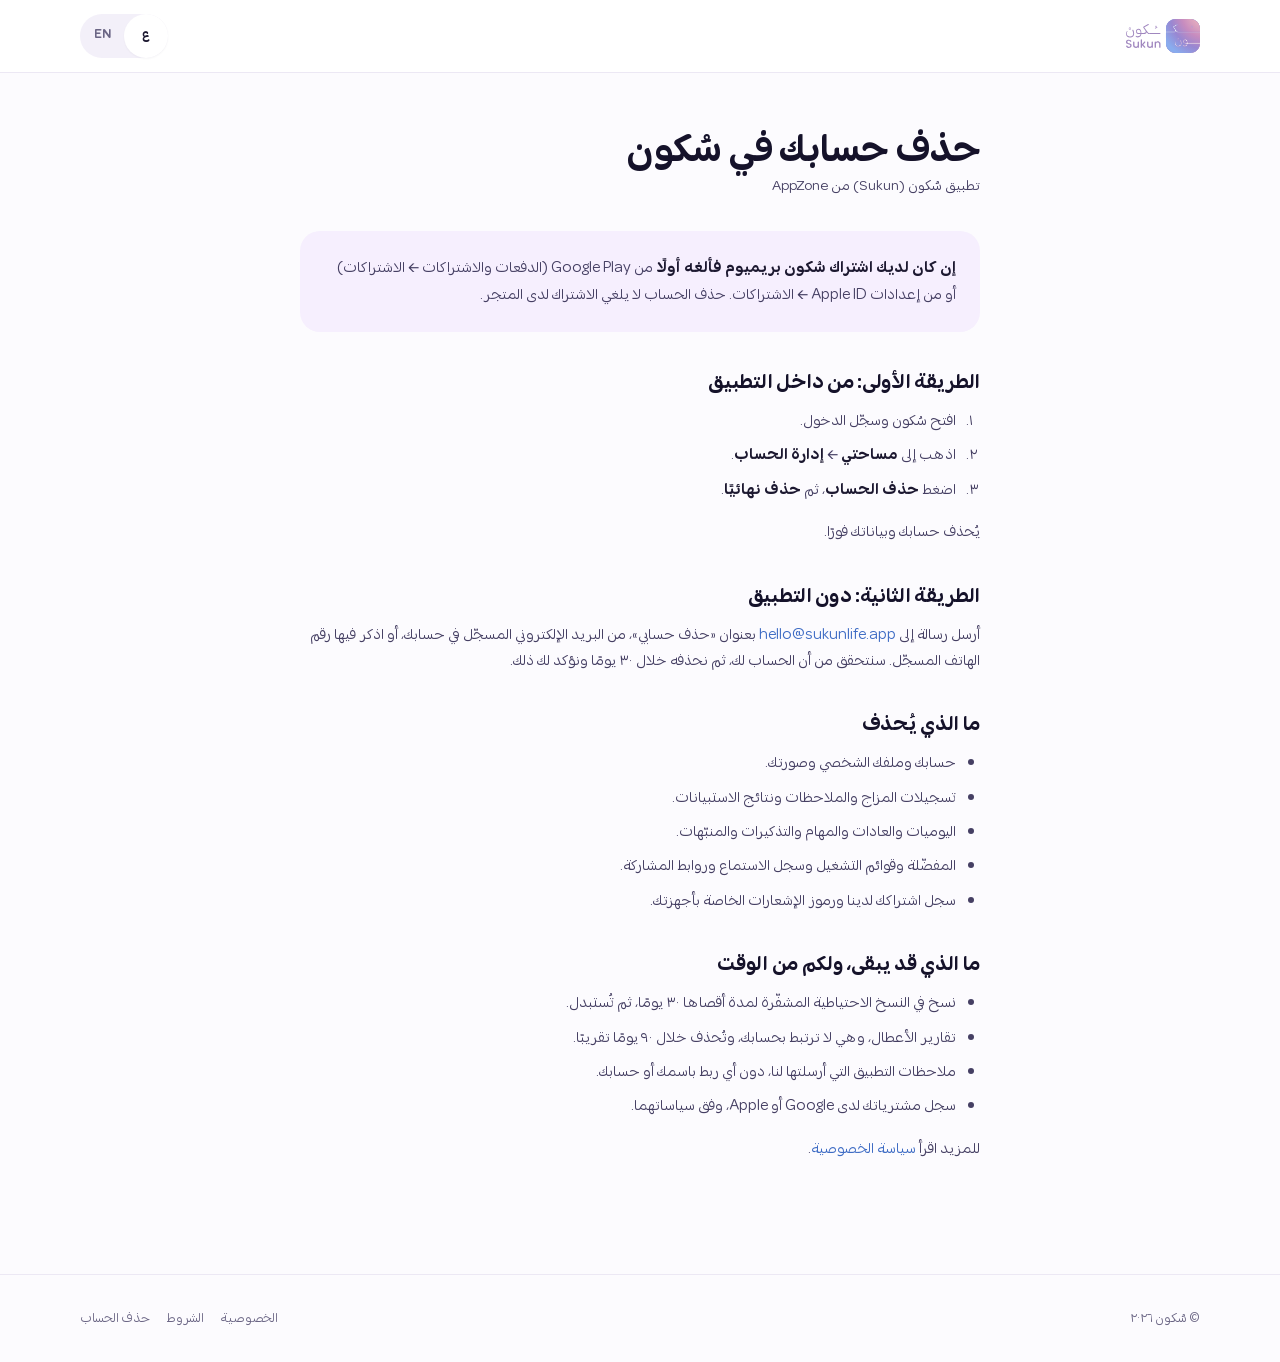
<file: delete-account/index.html>
<!DOCTYPE html>
<html lang="ar" dir="rtl" data-title-ar="حذف حسابك — سُكون" data-title-en="Delete your account — Sukun">

<head>
  <meta charset="utf-8">
  <meta name="viewport" content="width=device-width, initial-scale=1">
  <title>حذف حسابك — سُكون</title>
  <meta name="description" content="How to delete your Sukun account and data, in the app or by email. كيف تحذف حسابك في سُكون وبياناتك.">
  <meta name="theme-color" content="#FCFBFE">
  <link rel="canonical" href="https://www.sukunlife.app/delete-account">
  <link rel="icon" href="/assets/brand/logo/mark.svg" type="image/svg+xml">
  <link rel="apple-touch-icon" href="/assets/brand/logo/icon-180.png">
  <script>
    (function () {
      try {
        var q = new URLSearchParams(location.search).get('lang');
        var l = q || localStorage.getItem('sukun_lang') || 'ar';
        if (l !== 'ar' && l !== 'en') l = 'ar';
        document.documentElement.lang = l;
        document.documentElement.dir = (l === 'ar') ? 'rtl' : 'ltr';
      } catch (e) { }
    })();
  </script>
  <link rel="preconnect" href="https://fonts.googleapis.com">
  <link rel="preconnect" href="https://fonts.gstatic.com" crossorigin>
  <link rel="stylesheet" href="https://fonts.googleapis.com/css2?family=Plus+Jakarta+Sans:wght@400;500;600;700&display=swap">
  <link rel="stylesheet" href="/css/styles.css">
  <link rel="stylesheet" href="/css/legal.css">
</head>

<body>
  <header class="legal-header">
    <div class="wrap">
      <a class="brand" href="/"><img class="brand__logo" src="/assets/brand/logo/logotype.svg" width="2964" height="1362" alt="سُكون Sukun"></a>
      <div class="lang" role="group" aria-label="Language">
        <button class="lang__btn" type="button" data-lang="ar" aria-pressed="true">ع</button>
        <button class="lang__btn" type="button" data-lang="en" aria-pressed="false">EN</button>
      </div>
    </div>
  </header>

  <main>
    <!-- ============================== ARABIC ============================== -->
    <article class="legal" data-only="ar" lang="ar" dir="rtl">
      <h1>حذف حسابك في سُكون</h1>
      <p class="legal__date">تطبيق سُكون (Sukun) من AppZone</p>

      <div class="legal__note">
        <p><strong>إن كان لديك اشتراك سُكون بريميوم فألغه أولًا</strong> من Google Play (الدفعات والاشتراكات ← الاشتراكات) أو من إعدادات Apple ID ← الاشتراكات. حذف الحساب لا يلغي الاشتراك لدى المتجر.</p>
      </div>

      <h2>الطريقة الأولى: من داخل التطبيق</h2>
      <ol>
        <li>افتح سُكون وسجّل الدخول.</li>
        <li>اذهب إلى <strong>مساحتي</strong> ← <strong>إدارة الحساب</strong>.</li>
        <li>اضغط <strong>حذف الحساب</strong>، ثم <strong>حذف نهائيًا</strong>.</li>
      </ol>
      <p>يُحذف حسابك وبياناتك فورًا.</p>

      <h2>الطريقة الثانية: دون التطبيق</h2>
      <p>أرسل رسالة إلى <a href="mailto:hello@sukunlife.app?subject=Delete%20my%20Sukun%20account">hello@sukunlife.app</a> بعنوان «حذف حسابي»، من البريد الإلكتروني المسجّل في حسابك، أو اذكر فيها رقم الهاتف المسجّل. سنتحقق من أن الحساب لك، ثم نحذفه خلال ٣٠ يومًا ونؤكد لك ذلك.</p>

      <h2>ما الذي يُحذف</h2>
      <ul>
        <li>حسابك وملفك الشخصي وصورتك.</li>
        <li>تسجيلات المزاج والملاحظات ونتائج الاستبيانات.</li>
        <li>اليوميات والعادات والمهام والتذكيرات والمنبّهات.</li>
        <li>المفضّلة وقوائم التشغيل وسجل الاستماع وروابط المشاركة.</li>
        <li>سجل اشتراكك لدينا ورموز الإشعارات الخاصة بأجهزتك.</li>
      </ul>

      <h2>ما الذي قد يبقى، ولكم من الوقت</h2>
      <ul>
        <li>نسخ في النسخ الاحتياطية المشفّرة لمدة أقصاها ٣٠ يومًا، ثم تُستبدل.</li>
        <li>تقارير الأعطال، وهي لا ترتبط بحسابك، وتُحذف خلال ٩٠ يومًا تقريبًا.</li>
        <li>ملاحظات التطبيق التي أرسلتها لنا، دون أي ربط باسمك أو حسابك.</li>
        <li>سجل مشترياتك لدى Google أو Apple، وفق سياساتهما.</li>
      </ul>
      <p>للمزيد اقرأ <a href="/privacy">سياسة الخصوصية</a>.</p>
    </article>

    <!-- ============================== ENGLISH ============================= -->
    <article class="legal" data-only="en" lang="en" dir="ltr">
      <h1>Delete your Sukun account</h1>
      <p class="legal__date">The Sukun app, by AppZone</p>

      <div class="legal__note">
        <p><strong>If you have Sukun Premium, cancel it first</strong> in Google Play (Payments &amp; subscriptions → Subscriptions) or in your Apple ID settings → Subscriptions. Deleting your account does not cancel your subscription with the store.</p>
      </div>

      <h2>Option 1: in the app</h2>
      <ol>
        <li>Open Sukun and sign in.</li>
        <li>Go to <strong>My Space</strong> → <strong>Account management</strong>.</li>
        <li>Tap <strong>Delete account</strong>, then <strong>Delete forever</strong>.</li>
      </ol>
      <p>Your account and data are deleted right away.</p>

      <h2>Option 2: without the app</h2>
      <p>Email <a href="mailto:hello@sukunlife.app?subject=Delete%20my%20Sukun%20account">hello@sukunlife.app</a> with the subject "Delete my account", from the email address on your account, or include the phone number on your account. We will check that the account is yours, delete it within 30 days, and confirm it to you.</p>

      <h2>What is deleted</h2>
      <ul>
        <li>Your account, profile and photo.</li>
        <li>Mood check-ins, notes and questionnaire scores.</li>
        <li>Journal, habits, to-dos, reminders and alarms.</li>
        <li>Favorites, playlists, listening history and share links.</li>
        <li>Our record of your subscription and your devices' notification tokens.</li>
      </ul>

      <h2>What may stay, and for how long</h2>
      <ul>
        <li>Copies in encrypted backups for up to 30 days, until they are overwritten.</li>
        <li>Crash reports, which are not linked to your account, for about 90 days.</li>
        <li>App feedback you sent us, without any link to your name or account.</li>
        <li>Your purchase history at Google or Apple, under their own policies.</li>
      </ul>
      <p>For more, read our <a href="/privacy">Privacy Policy</a>.</p>
    </article>
  </main>

  <footer class="legal-footer">
    <div class="wrap">
      <span><span data-only="ar">© سُكون ٢٠٢٦</span><span data-only="en">© Sukun 2026</span></span>
      <nav aria-label="Legal">
        <a href="/privacy"><span data-only="ar">الخصوصية</span><span data-only="en">Privacy</span></a>
        <a href="/terms"><span data-only="ar">الشروط</span><span data-only="en">Terms</span></a>
        <a href="/delete-account"><span data-only="ar">حذف الحساب</span><span data-only="en">Delete account</span></a>
      </nav>
    </div>
  </footer>

  <script src="/js/legal.js" defer></script>
</body>

</html>
</file>
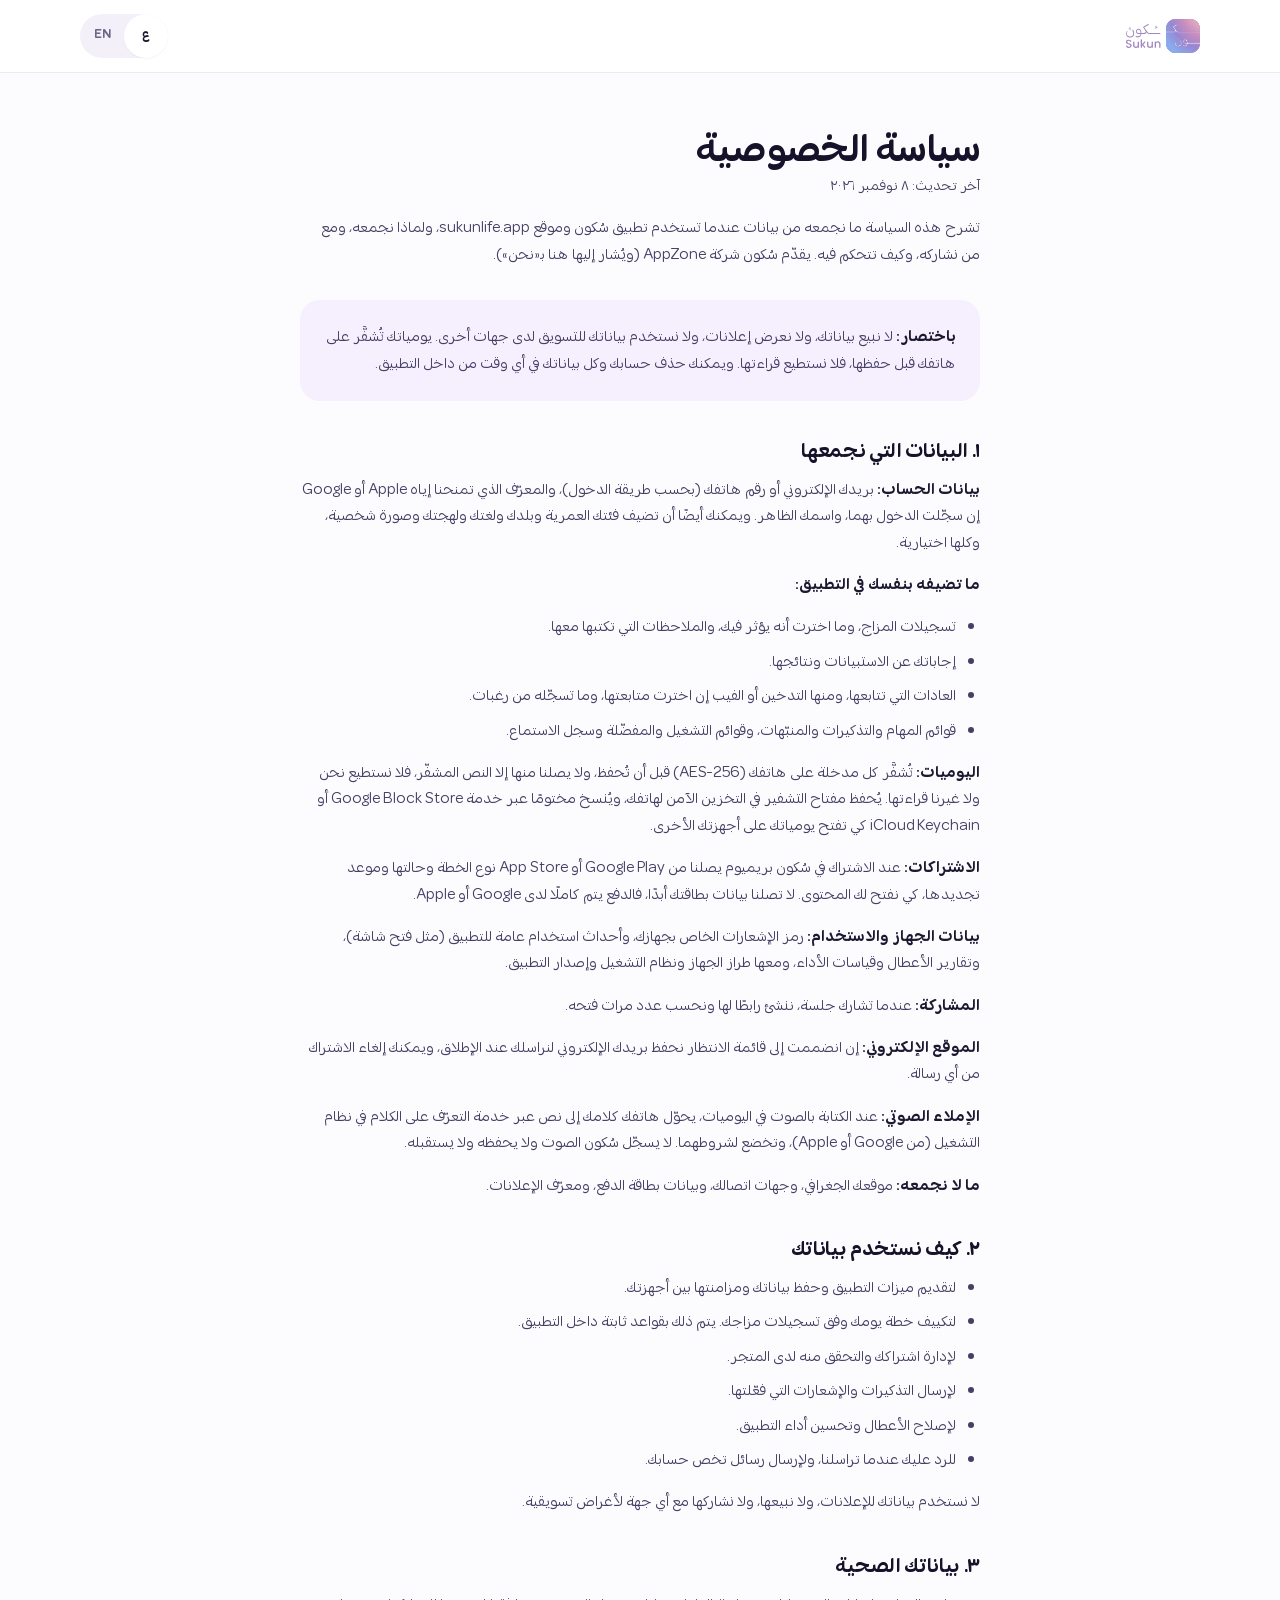
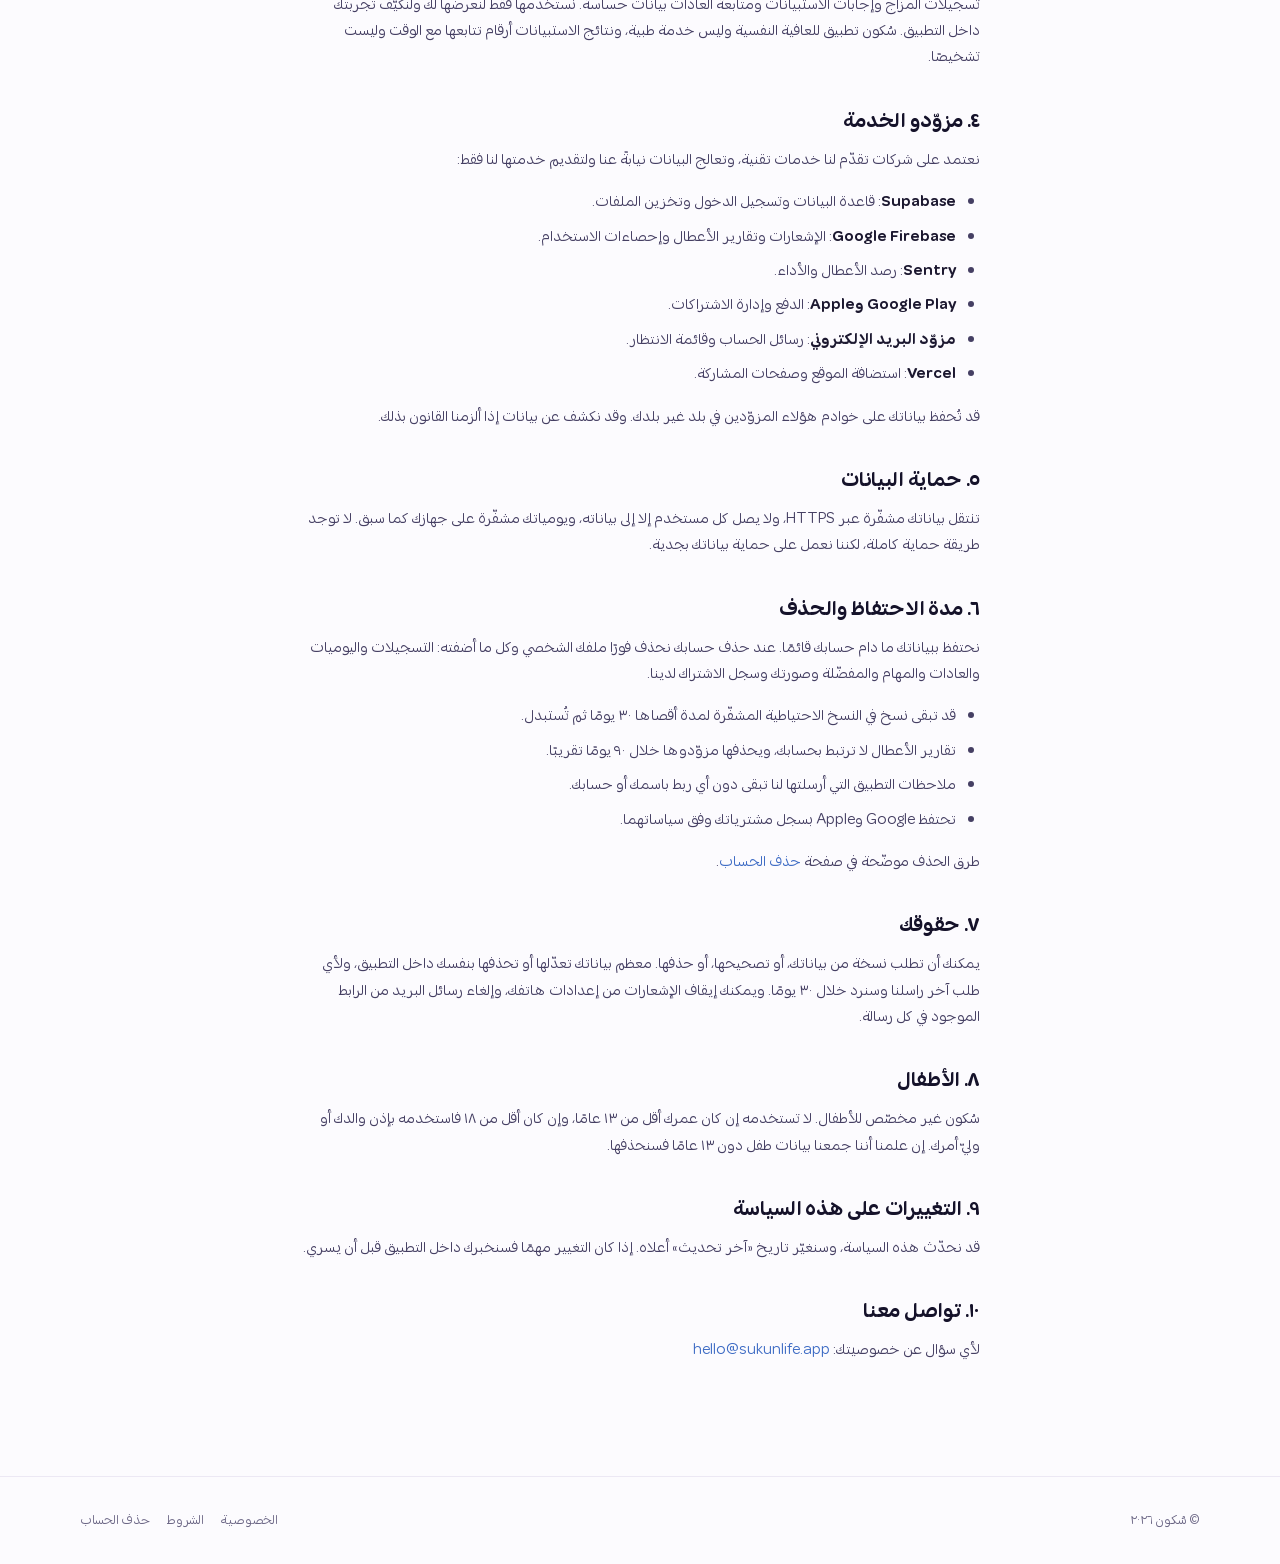
<file: privacy/index.html>
<!DOCTYPE html>
<html lang="ar" dir="rtl" data-title-ar="سياسة الخصوصية — سُكون" data-title-en="Privacy Policy — Sukun">

<head>
  <meta charset="utf-8">
  <meta name="viewport" content="width=device-width, initial-scale=1">
  <title>سياسة الخصوصية — سُكون</title>
  <meta name="description" content="How the Sukun app and website collect, use and protect your information. كيف يجمع تطبيق سُكون وموقعه بياناتك ويستخدمها ويحميها.">
  <meta name="theme-color" content="#FCFBFE">
  <link rel="canonical" href="https://www.sukunlife.app/privacy">
  <link rel="icon" href="/assets/brand/logo/mark.svg" type="image/svg+xml">
  <link rel="apple-touch-icon" href="/assets/brand/logo/icon-180.png">
  <script>
    (function () {
      try {
        var q = new URLSearchParams(location.search).get('lang');
        var l = q || localStorage.getItem('sukun_lang') || 'ar';
        if (l !== 'ar' && l !== 'en') l = 'ar';
        document.documentElement.lang = l;
        document.documentElement.dir = (l === 'ar') ? 'rtl' : 'ltr';
      } catch (e) { }
    })();
  </script>
  <link rel="preconnect" href="https://fonts.googleapis.com">
  <link rel="preconnect" href="https://fonts.gstatic.com" crossorigin>
  <link rel="stylesheet" href="https://fonts.googleapis.com/css2?family=Plus+Jakarta+Sans:wght@400;500;600;700&display=swap">
  <link rel="stylesheet" href="/css/styles.css">
  <link rel="stylesheet" href="/css/legal.css">
</head>

<body>
  <header class="legal-header">
    <div class="wrap">
      <a class="brand" href="/"><img class="brand__logo" src="/assets/brand/logo/logotype.svg" width="2964" height="1362" alt="سُكون Sukun"></a>
      <div class="lang" role="group" aria-label="Language">
        <button class="lang__btn" type="button" data-lang="ar" aria-pressed="true">ع</button>
        <button class="lang__btn" type="button" data-lang="en" aria-pressed="false">EN</button>
      </div>
    </div>
  </header>

  <main>
    <!-- ============================== ARABIC ============================== -->
    <article class="legal" data-only="ar" lang="ar" dir="rtl">
      <h1>سياسة الخصوصية</h1>
      <p class="legal__date">آخر تحديث: ٨ نوفمبر ٢٠٢٦</p>

      <p>تشرح هذه السياسة ما نجمعه من بيانات عندما تستخدم تطبيق سُكون وموقع sukunlife.app، ولماذا نجمعه، ومع من نشاركه، وكيف تتحكم فيه. يقدّم سُكون شركة AppZone (ويُشار إليها هنا بـ«نحن»).</p>

      <div class="legal__note">
        <p><strong>باختصار:</strong> لا نبيع بياناتك، ولا نعرض إعلانات، ولا نستخدم بياناتك للتسويق لدى جهات أخرى. يومياتك تُشفَّر على هاتفك قبل حفظها، فلا نستطيع قراءتها. ويمكنك حذف حسابك وكل بياناتك في أي وقت من داخل التطبيق.</p>
      </div>

      <h2>١. البيانات التي نجمعها</h2>
      <p><strong>بيانات الحساب:</strong> بريدك الإلكتروني أو رقم هاتفك (بحسب طريقة الدخول)، والمعرّف الذي تمنحنا إياه Apple أو Google إن سجّلت الدخول بهما، واسمك الظاهر. ويمكنك أيضًا أن تضيف فئتك العمرية وبلدك ولغتك ولهجتك وصورة شخصية، وكلها اختيارية.</p>
      <p><strong>ما تضيفه بنفسك في التطبيق:</strong></p>
      <ul>
        <li>تسجيلات المزاج، وما اخترت أنه يؤثر فيك، والملاحظات التي تكتبها معها.</li>
        <li>إجاباتك عن الاستبيانات ونتائجها.</li>
        <li>العادات التي تتابعها، ومنها التدخين أو الفيب إن اخترت متابعتها، وما تسجّله من رغبات.</li>
        <li>قوائم المهام والتذكيرات والمنبّهات، وقوائم التشغيل والمفضّلة وسجل الاستماع.</li>
      </ul>
      <p><strong>اليوميات:</strong> تُشفَّر كل مدخلة على هاتفك (AES-256) قبل أن تُحفظ، ولا يصلنا منها إلا النص المشفّر، فلا نستطيع نحن ولا غيرنا قراءتها. يُحفظ مفتاح التشفير في التخزين الآمن لهاتفك، ويُنسخ مختومًا عبر خدمة Google Block Store أو iCloud Keychain كي تفتح يومياتك على أجهزتك الأخرى.</p>
      <p><strong>الاشتراكات:</strong> عند الاشتراك في سُكون بريميوم يصلنا من Google Play أو App Store نوع الخطة وحالتها وموعد تجديدها، كي نفتح لك المحتوى. لا تصلنا بيانات بطاقتك أبدًا، فالدفع يتم كاملًا لدى Google أو Apple.</p>
      <p><strong>بيانات الجهاز والاستخدام:</strong> رمز الإشعارات الخاص بجهازك، وأحداث استخدام عامة للتطبيق (مثل فتح شاشة)، وتقارير الأعطال وقياسات الأداء، ومعها طراز الجهاز ونظام التشغيل وإصدار التطبيق.</p>
      <p><strong>المشاركة:</strong> عندما تشارك جلسة، ننشئ رابطًا لها ونحسب عدد مرات فتحه.</p>
      <p><strong>الموقع الإلكتروني:</strong> إن انضممت إلى قائمة الانتظار نحفظ بريدك الإلكتروني لنراسلك عند الإطلاق، ويمكنك إلغاء الاشتراك من أي رسالة.</p>
      <p><strong>الإملاء الصوتي:</strong> عند الكتابة بالصوت في اليوميات، يحوّل هاتفك كلامك إلى نص عبر خدمة التعرّف على الكلام في نظام التشغيل (من Google أو Apple)، وتخضع لشروطهما. لا يسجّل سُكون الصوت ولا يحفظه ولا يستقبله.</p>
      <p><strong>ما لا نجمعه:</strong> موقعك الجغرافي، وجهات اتصالك، وبيانات بطاقة الدفع، ومعرّف الإعلانات.</p>

      <h2>٢. كيف نستخدم بياناتك</h2>
      <ul>
        <li>لتقديم ميزات التطبيق وحفظ بياناتك ومزامنتها بين أجهزتك.</li>
        <li>لتكييف خطة يومك وفق تسجيلات مزاجك. يتم ذلك بقواعد ثابتة داخل التطبيق.</li>
        <li>لإدارة اشتراكك والتحقق منه لدى المتجر.</li>
        <li>لإرسال التذكيرات والإشعارات التي فعّلتها.</li>
        <li>لإصلاح الأعطال وتحسين أداء التطبيق.</li>
        <li>للرد عليك عندما تراسلنا، ولإرسال رسائل تخص حسابك.</li>
      </ul>
      <p>لا نستخدم بياناتك للإعلانات، ولا نبيعها، ولا نشاركها مع أي جهة لأغراض تسويقية.</p>

      <h2>٣. بياناتك الصحية</h2>
      <p>تسجيلات المزاج وإجابات الاستبيانات ومتابعة العادات بيانات حساسة. نستخدمها فقط لنعرضها لك ولنكيّف تجربتك داخل التطبيق. سُكون تطبيق للعافية النفسية وليس خدمة طبية، ونتائج الاستبيانات أرقام تتابعها مع الوقت وليست تشخيصًا.</p>

      <h2>٤. مزوّدو الخدمة</h2>
      <p>نعتمد على شركات تقدّم لنا خدمات تقنية، وتعالج البيانات نيابةً عنا ولتقديم خدمتها لنا فقط:</p>
      <ul>
        <li><strong>Supabase</strong>: قاعدة البيانات وتسجيل الدخول وتخزين الملفات.</li>
        <li><strong>Google Firebase</strong>: الإشعارات وتقارير الأعطال وإحصاءات الاستخدام.</li>
        <li><strong>Sentry</strong>: رصد الأعطال والأداء.</li>
        <li><strong>Google Play وApple</strong>: الدفع وإدارة الاشتراكات.</li>
        <li><strong>مزوّد البريد الإلكتروني</strong>: رسائل الحساب وقائمة الانتظار.</li>
        <li><strong>Vercel</strong>: استضافة الموقع وصفحات المشاركة.</li>
      </ul>
      <p>قد تُحفظ بياناتك على خوادم هؤلاء المزوّدين في بلد غير بلدك. وقد نكشف عن بيانات إذا ألزمنا القانون بذلك.</p>

      <h2>٥. حماية البيانات</h2>
      <p>تنتقل بياناتك مشفّرة عبر HTTPS، ولا يصل كل مستخدم إلا إلى بياناته، ويومياتك مشفّرة على جهازك كما سبق. لا توجد طريقة حماية كاملة، لكننا نعمل على حماية بياناتك بجدية.</p>

      <h2>٦. مدة الاحتفاظ والحذف</h2>
      <p>نحتفظ ببياناتك ما دام حسابك قائمًا. عند حذف حسابك نحذف فورًا ملفك الشخصي وكل ما أضفته: التسجيلات واليوميات والعادات والمهام والمفضّلة وصورتك وسجل الاشتراك لدينا.</p>
      <ul>
        <li>قد تبقى نسخ في النسخ الاحتياطية المشفّرة لمدة أقصاها ٣٠ يومًا ثم تُستبدل.</li>
        <li>تقارير الأعطال لا ترتبط بحسابك، ويحذفها مزوّدوها خلال ٩٠ يومًا تقريبًا.</li>
        <li>ملاحظات التطبيق التي أرسلتها لنا تبقى دون أي ربط باسمك أو حسابك.</li>
        <li>تحتفظ Google وApple بسجل مشترياتك وفق سياساتهما.</li>
      </ul>
      <p>طرق الحذف موضّحة في صفحة <a href="/delete-account">حذف الحساب</a>.</p>

      <h2>٧. حقوقك</h2>
      <p>يمكنك أن تطلب نسخة من بياناتك، أو تصحيحها، أو حذفها. معظم بياناتك تعدّلها أو تحذفها بنفسك داخل التطبيق، ولأي طلب آخر راسلنا وسنرد خلال ٣٠ يومًا. ويمكنك إيقاف الإشعارات من إعدادات هاتفك، وإلغاء رسائل البريد من الرابط الموجود في كل رسالة.</p>

      <h2>٨. الأطفال</h2>
      <p>سُكون غير مخصّص للأطفال. لا تستخدمه إن كان عمرك أقل من ١٣ عامًا، وإن كان أقل من ١٨ فاستخدمه بإذن والدك أو وليّ أمرك. إن علمنا أننا جمعنا بيانات طفل دون ١٣ عامًا فسنحذفها.</p>

      <h2>٩. التغييرات على هذه السياسة</h2>
      <p>قد نحدّث هذه السياسة، وسنغيّر تاريخ «آخر تحديث» أعلاه. إذا كان التغيير مهمًا فسنخبرك داخل التطبيق قبل أن يسري.</p>

      <h2>١٠. تواصل معنا</h2>
      <p>لأي سؤال عن خصوصيتك: <a href="mailto:hello@sukunlife.app">hello@sukunlife.app</a></p>
    </article>

    <!-- ============================== ENGLISH ============================= -->
    <article class="legal" data-only="en" lang="en" dir="ltr">
      <h1>Privacy Policy</h1>
      <p class="legal__date">Last updated: 8 November 2026</p>

      <p>This policy explains what data we collect when you use the Sukun app and the sukunlife.app website, why we collect it, who we share it with, and how you control it. Sukun is provided by AppZone ("we", "us").</p>

      <div class="legal__note">
        <p><strong>In short:</strong> we do not sell your data, we show no ads, and we do not use your data for anyone else's marketing. Your journal is encrypted on your phone before it is saved, so we cannot read it. You can delete your account and all your data at any time inside the app.</p>
      </div>

      <h2>1. What we collect</h2>
      <p><strong>Account details:</strong> your email address or phone number (depending on how you sign in), the identifier Apple or Google gives us if you sign in with them, and your display name. You can also add your age range, country, language, dialect and a profile photo. All of these are optional.</p>
      <p><strong>What you add in the app:</strong></p>
      <ul>
        <li>Mood check-ins, what you chose as affecting you, and the notes you write with them.</li>
        <li>Your questionnaire answers and scores.</li>
        <li>The habits you track, including smoking or vaping if you choose to track them, and the urges you log.</li>
        <li>To-do lists, reminders and alarms, playlists, favorites and listening history.</li>
      </ul>
      <p><strong>Journal:</strong> every entry is encrypted on your phone (AES-256) before it is saved. We only receive the encrypted text, so neither we nor anyone else can read it. The key is kept in your phone's secure storage and backed up, sealed, through Google Block Store or iCloud Keychain so your other devices can open your journal.</p>
      <p><strong>Subscriptions:</strong> when you subscribe to Sukun Premium, Google Play or the App Store tells us your plan, its status and its renewal date, so we can unlock content. We never receive your card details; payment happens entirely at Google or Apple.</p>
      <p><strong>Device and usage data:</strong> your device's notification token, general app usage events (such as opening a screen), crash reports and performance measurements, together with your device model, operating system and app version.</p>
      <p><strong>Sharing:</strong> when you share a session, we create a link for it and count how many times it is opened.</p>
      <p><strong>Website:</strong> if you join the waiting list, we keep your email address to write to you at launch. Every email has an unsubscribe link.</p>
      <p><strong>Dictation:</strong> when you dictate a journal entry, your phone turns speech into text with the operating system's speech recognition service (from Google or Apple), under their terms. Sukun never records, stores or receives the audio.</p>
      <p><strong>What we do not collect:</strong> your location, your contacts, payment card details, or your advertising ID.</p>

      <h2>2. How we use your data</h2>
      <ul>
        <li>To provide the app's features, and to save and sync your data across your devices.</li>
        <li>To adapt your daily plan to your check-ins. This is done by fixed rules inside the app.</li>
        <li>To manage your subscription and check it with the store.</li>
        <li>To send the reminders and notifications you turned on.</li>
        <li>To fix crashes and improve the app's performance.</li>
        <li>To answer you when you write to us, and to send emails about your account.</li>
      </ul>
      <p>We do not use your data for advertising, we do not sell it, and we do not share it with anyone for marketing.</p>

      <h2>3. Your health information</h2>
      <p>Mood check-ins, questionnaire answers and habit tracking are sensitive. We use them only to show them back to you and to adapt your experience in the app. Sukun is a wellbeing app, not a medical service, and questionnaire scores are numbers to follow over time, not a diagnosis.</p>

      <h2>4. Service providers</h2>
      <p>We rely on companies that provide technical services to us. They process data on our behalf, only to provide their service to us:</p>
      <ul>
        <li><strong>Supabase</strong>: database, sign-in and file storage.</li>
        <li><strong>Google Firebase</strong>: notifications, crash reports and usage statistics.</li>
        <li><strong>Sentry</strong>: crash and performance monitoring.</li>
        <li><strong>Google Play and Apple</strong>: payments and subscription management.</li>
        <li><strong>Our email provider</strong>: account and waiting-list emails.</li>
        <li><strong>Vercel</strong>: hosting for the website and share pages.</li>
      </ul>
      <p>Your data may be stored on these providers' servers in a country other than yours. We may also disclose data when the law requires us to.</p>

      <h2>5. How we protect your data</h2>
      <p>Your data travels encrypted over HTTPS, each user can reach only their own data, and your journal is encrypted on your device as described above. No protection is perfect, but we take the security of your data seriously.</p>

      <h2>6. How long we keep data, and deletion</h2>
      <p>We keep your data while your account exists. When you delete your account, we immediately delete your profile and everything you added: check-ins, journal, habits, to-dos, favorites, your photo and our record of your subscription.</p>
      <ul>
        <li>Copies may remain in encrypted backups for up to 30 days before they are overwritten.</li>
        <li>Crash reports are not linked to your account, and our providers delete them within about 90 days.</li>
        <li>App feedback you sent us stays, without any link to your name or account.</li>
        <li>Google and Apple keep your purchase history under their own policies.</li>
      </ul>
      <p>How to delete your account is explained on the <a href="/delete-account">Delete your account</a> page.</p>

      <h2>7. Your rights</h2>
      <p>You can ask for a copy of your data, for it to be corrected, or for it to be deleted. You can change or delete most of your data yourself in the app; for anything else, write to us and we will answer within 30 days. You can turn off notifications in your phone's settings and unsubscribe from emails with the link in every email.</p>

      <h2>8. Children</h2>
      <p>Sukun is not made for children. Do not use it if you are under 13, and if you are under 18, use it only with your parent's or guardian's permission. If we learn that we collected data from a child under 13, we will delete it.</p>

      <h2>9. Changes to this policy</h2>
      <p>We may update this policy and will change the "Last updated" date above. If a change is significant, we will tell you in the app before it takes effect.</p>

      <h2>10. Contact us</h2>
      <p>For any question about your privacy: <a href="mailto:hello@sukunlife.app">hello@sukunlife.app</a></p>
    </article>
  </main>

  <footer class="legal-footer">
    <div class="wrap">
      <span><span data-only="ar">© سُكون ٢٠٢٦</span><span data-only="en">© Sukun 2026</span></span>
      <nav aria-label="Legal">
        <a href="/privacy"><span data-only="ar">الخصوصية</span><span data-only="en">Privacy</span></a>
        <a href="/terms"><span data-only="ar">الشروط</span><span data-only="en">Terms</span></a>
        <a href="/delete-account"><span data-only="ar">حذف الحساب</span><span data-only="en">Delete account</span></a>
      </nav>
    </div>
  </footer>

  <script src="/js/legal.js" defer></script>
</body>

</html>
</file>
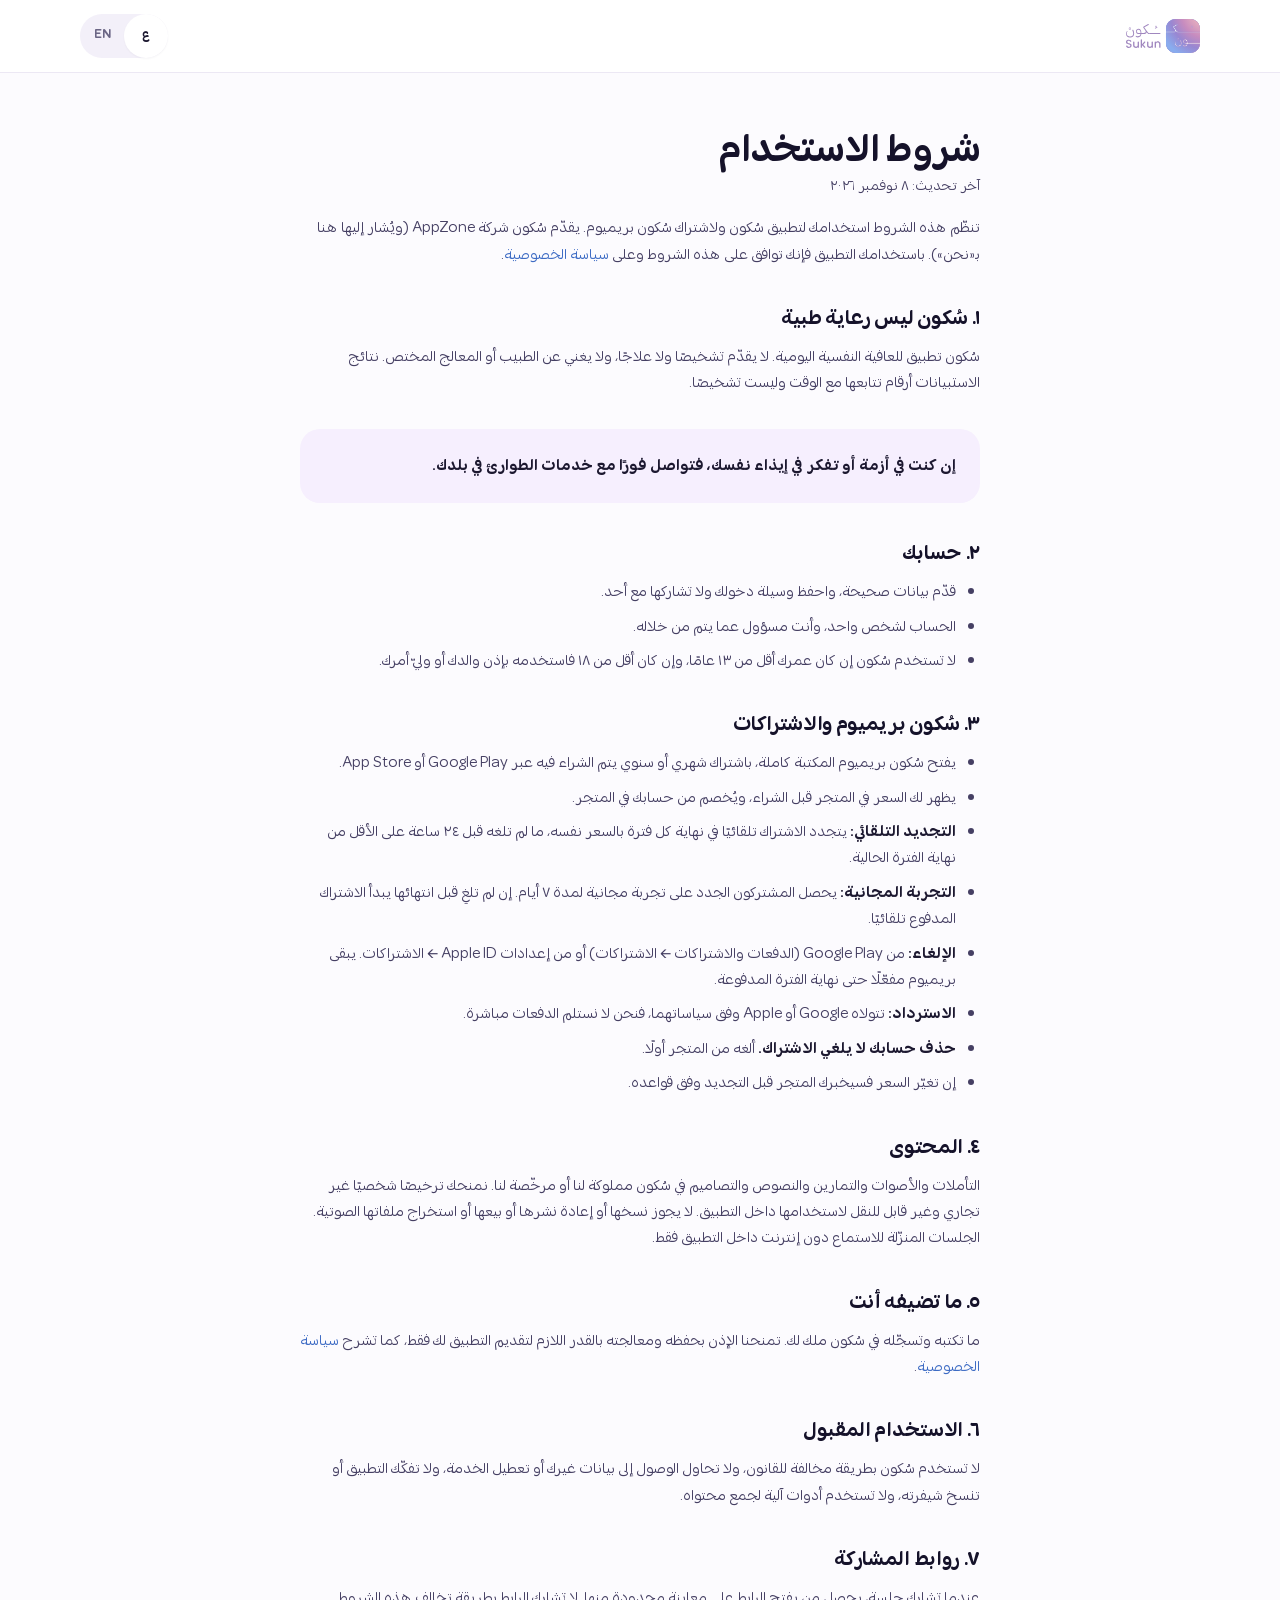
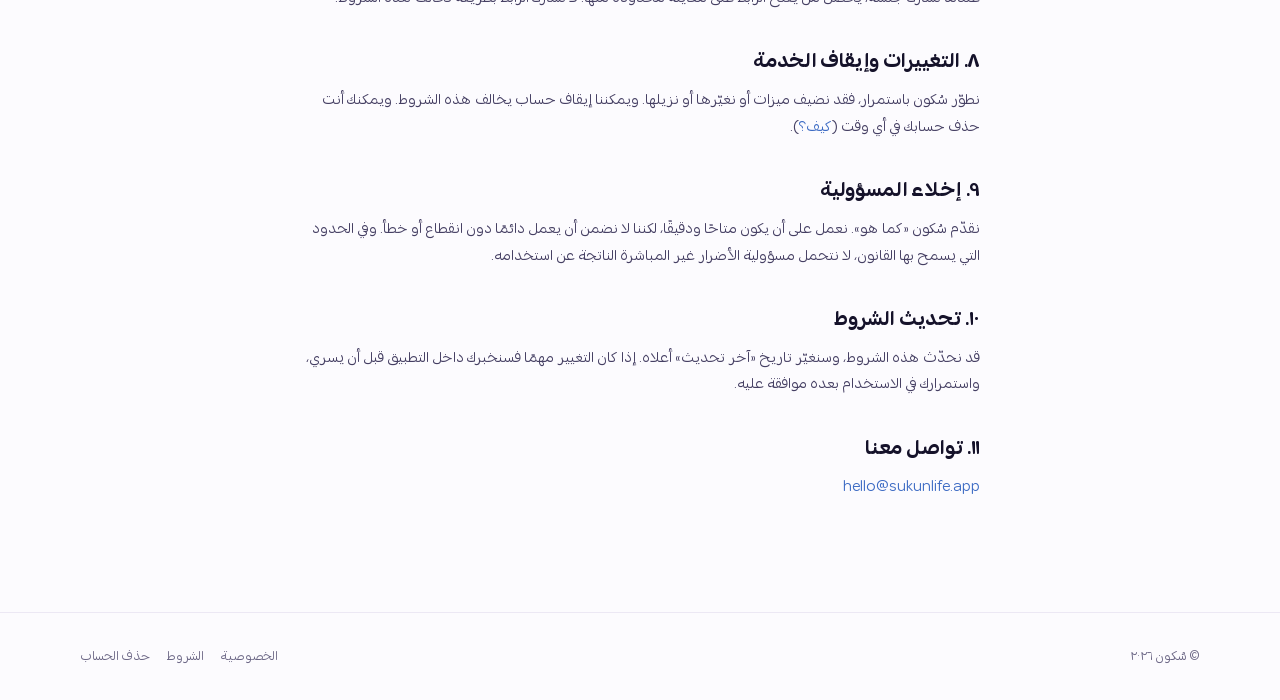
<file: terms/index.html>
<!DOCTYPE html>
<html lang="ar" dir="rtl" data-title-ar="شروط الاستخدام — سُكون" data-title-en="Terms of Use — Sukun">

<head>
  <meta charset="utf-8">
  <meta name="viewport" content="width=device-width, initial-scale=1">
  <title>شروط الاستخدام — سُكون</title>
  <meta name="description" content="The terms for using the Sukun app and Sukun Premium. شروط استخدام تطبيق سُكون واشتراك سُكون بريميوم.">
  <meta name="theme-color" content="#FCFBFE">
  <link rel="canonical" href="https://www.sukunlife.app/terms">
  <link rel="icon" href="/assets/brand/logo/mark.svg" type="image/svg+xml">
  <link rel="apple-touch-icon" href="/assets/brand/logo/icon-180.png">
  <script>
    (function () {
      try {
        var q = new URLSearchParams(location.search).get('lang');
        var l = q || localStorage.getItem('sukun_lang') || 'ar';
        if (l !== 'ar' && l !== 'en') l = 'ar';
        document.documentElement.lang = l;
        document.documentElement.dir = (l === 'ar') ? 'rtl' : 'ltr';
      } catch (e) { }
    })();
  </script>
  <link rel="preconnect" href="https://fonts.googleapis.com">
  <link rel="preconnect" href="https://fonts.gstatic.com" crossorigin>
  <link rel="stylesheet" href="https://fonts.googleapis.com/css2?family=Plus+Jakarta+Sans:wght@400;500;600;700&display=swap">
  <link rel="stylesheet" href="/css/styles.css">
  <link rel="stylesheet" href="/css/legal.css">
</head>

<body>
  <header class="legal-header">
    <div class="wrap">
      <a class="brand" href="/"><img class="brand__logo" src="/assets/brand/logo/logotype.svg" width="2964" height="1362" alt="سُكون Sukun"></a>
      <div class="lang" role="group" aria-label="Language">
        <button class="lang__btn" type="button" data-lang="ar" aria-pressed="true">ع</button>
        <button class="lang__btn" type="button" data-lang="en" aria-pressed="false">EN</button>
      </div>
    </div>
  </header>

  <main>
    <!-- ============================== ARABIC ============================== -->
    <article class="legal" data-only="ar" lang="ar" dir="rtl">
      <h1>شروط الاستخدام</h1>
      <p class="legal__date">آخر تحديث: ٨ نوفمبر ٢٠٢٦</p>

      <p>تنظّم هذه الشروط استخدامك لتطبيق سُكون ولاشتراك سُكون بريميوم. يقدّم سُكون شركة AppZone (ويُشار إليها هنا بـ«نحن»). باستخدامك التطبيق فإنك توافق على هذه الشروط وعلى <a href="/privacy">سياسة الخصوصية</a>.</p>

      <h2>١. سُكون ليس رعاية طبية</h2>
      <p>سُكون تطبيق للعافية النفسية اليومية. لا يقدّم تشخيصًا ولا علاجًا، ولا يغني عن الطبيب أو المعالج المختص. نتائج الاستبيانات أرقام تتابعها مع الوقت وليست تشخيصًا.</p>
      <div class="legal__note">
        <p><strong>إن كنت في أزمة أو تفكر في إيذاء نفسك، فتواصل فورًا مع خدمات الطوارئ في بلدك.</strong></p>
      </div>

      <h2>٢. حسابك</h2>
      <ul>
        <li>قدّم بيانات صحيحة، واحفظ وسيلة دخولك ولا تشاركها مع أحد.</li>
        <li>الحساب لشخص واحد، وأنت مسؤول عما يتم من خلاله.</li>
        <li>لا تستخدم سُكون إن كان عمرك أقل من ١٣ عامًا، وإن كان أقل من ١٨ فاستخدمه بإذن والدك أو وليّ أمرك.</li>
      </ul>

      <h2>٣. سُكون بريميوم والاشتراكات</h2>
      <ul>
        <li>يفتح سُكون بريميوم المكتبة كاملة، باشتراك شهري أو سنوي يتم الشراء فيه عبر Google Play أو App Store.</li>
        <li>يظهر لك السعر في المتجر قبل الشراء، ويُخصم من حسابك في المتجر.</li>
        <li><strong>التجديد التلقائي:</strong> يتجدد الاشتراك تلقائيًا في نهاية كل فترة بالسعر نفسه، ما لم تلغه قبل ٢٤ ساعة على الأقل من نهاية الفترة الحالية.</li>
        <li><strong>التجربة المجانية:</strong> يحصل المشتركون الجدد على تجربة مجانية لمدة ٧ أيام. إن لم تلغِ قبل انتهائها يبدأ الاشتراك المدفوع تلقائيًا.</li>
        <li><strong>الإلغاء:</strong> من Google Play (الدفعات والاشتراكات ← الاشتراكات) أو من إعدادات Apple ID ← الاشتراكات. يبقى بريميوم مفعّلًا حتى نهاية الفترة المدفوعة.</li>
        <li><strong>الاسترداد:</strong> تتولاه Google أو Apple وفق سياساتهما، فنحن لا نستلم الدفعات مباشرة.</li>
        <li><strong>حذف حسابك لا يلغي الاشتراك.</strong> ألغه من المتجر أولًا.</li>
        <li>إن تغيّر السعر فسيخبرك المتجر قبل التجديد وفق قواعده.</li>
      </ul>

      <h2>٤. المحتوى</h2>
      <p>التأملات والأصوات والتمارين والنصوص والتصاميم في سُكون مملوكة لنا أو مرخّصة لنا. نمنحك ترخيصًا شخصيًا غير تجاري وغير قابل للنقل لاستخدامها داخل التطبيق. لا يجوز نسخها أو إعادة نشرها أو بيعها أو استخراج ملفاتها الصوتية. الجلسات المنزّلة للاستماع دون إنترنت داخل التطبيق فقط.</p>

      <h2>٥. ما تضيفه أنت</h2>
      <p>ما تكتبه وتسجّله في سُكون ملك لك. تمنحنا الإذن بحفظه ومعالجته بالقدر اللازم لتقديم التطبيق لك فقط، كما تشرح <a href="/privacy">سياسة الخصوصية</a>.</p>

      <h2>٦. الاستخدام المقبول</h2>
      <p>لا تستخدم سُكون بطريقة مخالفة للقانون، ولا تحاول الوصول إلى بيانات غيرك أو تعطيل الخدمة، ولا تفكّك التطبيق أو تنسخ شيفرته، ولا تستخدم أدوات آلية لجمع محتواه.</p>

      <h2>٧. روابط المشاركة</h2>
      <p>عندما تشارك جلسة، يحصل من يفتح الرابط على معاينة محدودة منها. لا تشارك الرابط بطريقة تخالف هذه الشروط.</p>

      <h2>٨. التغييرات وإيقاف الخدمة</h2>
      <p>نطوّر سُكون باستمرار، فقد نضيف ميزات أو نغيّرها أو نزيلها. ويمكننا إيقاف حساب يخالف هذه الشروط. ويمكنك أنت حذف حسابك في أي وقت (<a href="/delete-account">كيف؟</a>).</p>

      <h2>٩. إخلاء المسؤولية</h2>
      <p>نقدّم سُكون «كما هو». نعمل على أن يكون متاحًا ودقيقًا، لكننا لا نضمن أن يعمل دائمًا دون انقطاع أو خطأ. وفي الحدود التي يسمح بها القانون، لا نتحمل مسؤولية الأضرار غير المباشرة الناتجة عن استخدامه.</p>

      <h2>١٠. تحديث الشروط</h2>
      <p>قد نحدّث هذه الشروط، وسنغيّر تاريخ «آخر تحديث» أعلاه. إذا كان التغيير مهمًا فسنخبرك داخل التطبيق قبل أن يسري، واستمرارك في الاستخدام بعده موافقة عليه.</p>

      <h2>١١. تواصل معنا</h2>
      <p><a href="mailto:hello@sukunlife.app">hello@sukunlife.app</a></p>
    </article>

    <!-- ============================== ENGLISH ============================= -->
    <article class="legal" data-only="en" lang="en" dir="ltr">
      <h1>Terms of Use</h1>
      <p class="legal__date">Last updated: 8 November 2026</p>

      <p>These terms govern your use of the Sukun app and the Sukun Premium subscription. Sukun is provided by AppZone ("we", "us"). By using the app you agree to these terms and to our <a href="/privacy">Privacy Policy</a>.</p>

      <h2>1. Sukun is not medical care</h2>
      <p>Sukun is a daily wellbeing app. It does not diagnose or treat, and it does not replace a doctor or a qualified therapist. Questionnaire scores are numbers to follow over time, not a diagnosis.</p>
      <div class="legal__note">
        <p><strong>If you are in crisis or thinking about harming yourself, contact your local emergency services right away.</strong></p>
      </div>

      <h2>2. Your account</h2>
      <ul>
        <li>Give accurate details, and keep your sign-in method to yourself.</li>
        <li>An account is for one person, and you are responsible for what happens through it.</li>
        <li>Do not use Sukun if you are under 13, and if you are under 18, use it only with your parent's or guardian's permission.</li>
      </ul>

      <h2>3. Sukun Premium and subscriptions</h2>
      <ul>
        <li>Sukun Premium unlocks the full library through a monthly or yearly subscription, bought through Google Play or the App Store.</li>
        <li>The store shows you the price before you buy and charges your store account.</li>
        <li><strong>Auto-renewal:</strong> the subscription renews automatically at the end of each period at the same price, unless you cancel at least 24 hours before the current period ends.</li>
        <li><strong>Free trial:</strong> new subscribers get a 7-day free trial. If you do not cancel before it ends, the paid subscription starts automatically.</li>
        <li><strong>Cancelling:</strong> in Google Play (Payments &amp; subscriptions → Subscriptions) or in your Apple ID settings → Subscriptions. Premium stays on until the end of the period you paid for.</li>
        <li><strong>Refunds:</strong> handled by Google or Apple under their own policies, since we do not take payments directly.</li>
        <li><strong>Deleting your account does not cancel your subscription.</strong> Cancel it in the store first.</li>
        <li>If the price changes, the store tells you before the renewal, under its own rules.</li>
      </ul>

      <h2>4. Content</h2>
      <p>The meditations, sounds, exercises, texts and designs in Sukun are owned by us or licensed to us. We give you a personal, non-commercial, non-transferable licence to use them inside the app. You may not copy, republish or sell them, or extract their audio files. Downloaded sessions are for offline listening inside the app only.</p>

      <h2>5. What you add</h2>
      <p>What you write and log in Sukun belongs to you. You give us permission to store and process it only as far as needed to provide the app to you, as our <a href="/privacy">Privacy Policy</a> explains.</p>

      <h2>6. Acceptable use</h2>
      <p>Do not use Sukun unlawfully, try to reach other people's data or disrupt the service, take the app apart or copy its code, or use automated tools to collect its content.</p>

      <h2>7. Share links</h2>
      <p>When you share a session, whoever opens the link gets a limited preview of it. Do not share links in a way that breaks these terms.</p>

      <h2>8. Changes and suspension</h2>
      <p>We keep developing Sukun, so we may add, change or remove features. We may suspend an account that breaks these terms. You can delete your account at any time (<a href="/delete-account">how?</a>).</p>

      <h2>9. Disclaimer</h2>
      <p>We provide Sukun "as is". We work to keep it available and accurate, but we do not promise it will always work without interruption or error. To the extent the law allows, we are not liable for indirect damages arising from its use.</p>

      <h2>10. Updates to these terms</h2>
      <p>We may update these terms and will change the "Last updated" date above. If a change is significant, we will tell you in the app before it takes effect, and using the app after that means you accept it.</p>

      <h2>11. Contact us</h2>
      <p><a href="mailto:hello@sukunlife.app">hello@sukunlife.app</a></p>
    </article>
  </main>

  <footer class="legal-footer">
    <div class="wrap">
      <span><span data-only="ar">© سُكون ٢٠٢٦</span><span data-only="en">© Sukun 2026</span></span>
      <nav aria-label="Legal">
        <a href="/privacy"><span data-only="ar">الخصوصية</span><span data-only="en">Privacy</span></a>
        <a href="/terms"><span data-only="ar">الشروط</span><span data-only="en">Terms</span></a>
        <a href="/delete-account"><span data-only="ar">حذف الحساب</span><span data-only="en">Delete account</span></a>
      </nav>
    </div>
  </footer>

  <script src="/js/legal.js" defer></script>
</body>

</html>
</file>
<file: css/styles.css>
@charset "UTF-8";
/* ==========================================================================
   سُكون — Sukun marketing site
   Design language: calm Scandinavian warmth + Japanese Ma (negative space).
   Brand source of truth: assets/brand/ (brand book, gradient logo SVGs, Omnes).
   Written mobile-first. All layout uses logical properties so AR/EN mirror.
   ========================================================================== */

/* ---------- 1. Fonts ---------- */

@font-face {
  font-family: "Omnes Arabic";
  src: url("../assets/brand/Fonts/OmnesArabic/omnes-extralight.woff2") format("woff2"),
       url("../assets/brand/Fonts/OmnesArabic/omnes-extralight.ttf") format("truetype");
  font-weight: 200; font-style: normal; font-display: swap;
}
@font-face {
  font-family: "Omnes Arabic";
  src: url("../assets/brand/Fonts/OmnesArabic/omnes-light.woff2") format("woff2"),
       url("../assets/brand/Fonts/OmnesArabic/omnes-light.ttf") format("truetype");
  font-weight: 300; font-style: normal; font-display: swap;
}
@font-face {
  font-family: "Omnes Arabic";
  src: url("../assets/brand/Fonts/OmnesArabic/omnes-regular.woff2") format("woff2"),
       url("../assets/brand/Fonts/OmnesArabic/omnes-regular.ttf") format("truetype");
  font-weight: 400; font-style: normal; font-display: swap;
}
@font-face {
  font-family: "Omnes Arabic";
  src: url("../assets/brand/Fonts/OmnesArabic/omnes-medium.woff2") format("woff2"),
       url("../assets/brand/Fonts/OmnesArabic/omnes-medium.ttf") format("truetype");
  font-weight: 500; font-style: normal; font-display: swap;
}
@font-face {
  font-family: "Omnes Arabic";
  src: url("../assets/brand/Fonts/OmnesArabic/omnes-semibold.woff2") format("woff2"),
       url("../assets/brand/Fonts/OmnesArabic/omnes-semibold.ttf") format("truetype");
  font-weight: 600; font-style: normal; font-display: swap;
}
@font-face {
  font-family: "Omnes Arabic";
  src: url("../assets/brand/Fonts/OmnesArabic/omnes-bold.woff2") format("woff2"),
       url("../assets/brand/Fonts/OmnesArabic/omnes-bold.ttf") format("truetype");
  font-weight: 700; font-style: normal; font-display: swap;
}

/* ---------- 2. Tokens ---------- */

:root {
  /* Brand gradient stops, lifted from the logo SVGs */
  --c-pink:        #EDB7BE;
  --c-orchid:      #C78CBF;
  --c-violet:      #9887D2;
  --c-periwinkle:  #89ACEE;
  --c-mauve:       #A087BF;
  --c-mauve-deep:  #967FB3;
  --c-mauve-light: #B79ACF;
  --c-peach:       #EFB791;
  --c-ice:         #EEF5FC;
  --c-lilac:       #F9F1FF;

  --grad-brand: linear-gradient(135deg, #EDB7BE 6%, #C78CBF 34%, #9887D2 60%, #89ACEE 96%);
  --grad-soft:  linear-gradient(135deg, #F7E4E8 0%, #EFE0F2 42%, #E4E6FA 72%, #DFE9FB 100%);
  /* Button gradient — the cool half of the brand ramp, specified by the
     brand owner. NOTE: white text on these stops measures 2.3:1 to 3.5:1,
     under the 4.5:1 WCAG AA minimum for text this size. */
  --grad-btn: linear-gradient(135deg, #89ACEE 0%, #A087BF 52%, #967FB3 100%);

  /* Ink & surfaces */
  --ink:        #1C1830;
  --ink-deep:   #15122A;
  --ink-soft:   #453F63;
  --muted:      #6B6685;
  --muted-soft: #8B86A3;
  --line:       #ECE8F4;
  --line-soft:  #F3F0F9;
  --surface:    #FFFFFF;
  --ground:     #FCFBFE;

  /* Card tints + their accents (all AA against the tint) */
  --tint-ice:    #EDF4FC;   --accent-ice:    #3D6BC4;
  --tint-lilac:  #F6EFFE;   --accent-lilac:  #7B4FB0;
  --tint-blush:  #FCEEF0;   --accent-blush:  #B04A78;
  --tint-peach:  #FDF3EA;   --accent-peach:  #A0552A;
  --tint-mauve:  #F4EFF9;   --accent-mauve:  #6F5595;
  --tint-peri:   #EAF0FC;   --accent-peri:   #3D6BC4;

  /* Radii */
  --r-sm: 12px;
  --r-md: 20px;
  --r-lg: 28px;
  --r-xl: 36px;
  --r-pill: 999px;

  /* Spacing scale (8pt) */
  --s-1: 4px;  --s-2: 8px;   --s-3: 12px;  --s-4: 16px;
  --s-5: 24px; --s-6: 32px;  --s-7: 40px;  --s-8: 56px;
  --s-9: 72px; --s-10: 96px; --s-11: 128px;

  /* Shadows — cool-tinted, never neutral grey */
  --sh-xs: 0 1px 2px rgba(28, 24, 48, .04);
  --sh-sm: 0 2px 8px rgba(28, 24, 48, .05);
  --sh-md: 0 8px 24px rgba(28, 24, 48, .07);
  --sh-lg: 0 20px 50px rgba(28, 24, 48, .10);
  --sh-xl: 0 32px 80px rgba(28, 24, 48, .14);

  /* Motion */
  --e-out:    cubic-bezier(.22, 1, .36, 1);
  --e-inout:  cubic-bezier(.65, 0, .35, 1);
  --t-fast:   .18s;
  --t-base:   .32s;
  --t-slow:   .6s;

  /* Direction multiplier: flips values that CSS logical properties can't */
  --dir: 1;

  --wrap: 1200px;
  --wrap-narrow: 760px;
}

[dir="rtl"] { --dir: -1; }

/* ---------- 3. Reset & base ---------- */

*, *::before, *::after { box-sizing: border-box; }

html {
  -webkit-text-size-adjust: 100%;
  scroll-behavior: smooth;
  font-family: "Omnes Arabic", "Plus Jakarta Sans", system-ui, sans-serif;
}
html[lang="en"] {
  font-family: "Plus Jakarta Sans", "Omnes Arabic", system-ui, sans-serif;
}

body {
  margin: 0;
  background: var(--ground);
  color: var(--ink);
  font-size: 16px;
  line-height: 1.65;
  font-weight: 400;
  -webkit-font-smoothing: antialiased;
  text-rendering: optimizeLegibility;
  overflow-x: clip;
}

h1, h2, h3, h4 { margin: 0; line-height: 1.14; font-weight: 700; letter-spacing: -.015em; }
p  { margin: 0; }
ul, ol { margin: 0; padding: 0; list-style: none; }
img, svg, video { display: block; max-width: 100%; }
img { height: auto; }
button, input, select, textarea { font: inherit; color: inherit; }
button { cursor: pointer; background: none; border: 0; padding: 0; }
a { color: inherit; text-decoration: none; }

:focus-visible {
  outline: 3px solid var(--c-violet);
  outline-offset: 3px;
  border-radius: var(--s-1);
}

::selection { background: #E3D9F6; color: var(--ink); }

/* Arabic sits a touch lower in the line box than Latin at the same size */
[lang="ar"] .u-arabic-lift { transform: translateY(-.06em); }

/* Omnes Arabic runs far heavier than Plus Jakarta Sans at the same weight,
   so Arabic headings step down. Large display sizes drop furthest — at
   that scale a lighter weight still reads as the strongest thing on the
   page, and stays calm rather than shouting. */
html[lang="ar"] .hero__title,
html[lang="ar"] .h2,
html[lang="ar"] .privacy h2,
html[lang="ar"] .cta__body h2 { font-weight: 500; }

html[lang="ar"] h3,
html[lang="ar"] .h3,
html[lang="ar"] .fcard__title,
html[lang="ar"] .step__caption h3,
html[lang="ar"] .wide__caption h3,
html[lang="ar"] .done h3,
html[lang="ar"] .chiprow__title { font-weight: 600; }

/* ---------- 4. Utilities ---------- */

.wrap {
  width: 100%;
  max-width: var(--wrap);
  margin-inline: auto;
  padding-inline: var(--s-5);
}
@media (min-width: 768px) { .wrap { padding-inline: var(--s-7); } }

.section { padding-block: 64px; }
@media (min-width: 768px) { .section { padding-block: 92px; } }

/* Anchor links must not land under the sticky nav */
section[id], [id="top"] { scroll-margin-block-start: 96px; }

.sr-only {
  position: absolute; width: 1px; height: 1px;
  padding: 0; margin: -1px; overflow: hidden;
  clip-path: inset(50%); white-space: nowrap; border: 0;
}

.skip-link {
  position: absolute; inset-block-start: -100px; inset-inline-start: var(--s-4);
  z-index: 200; background: var(--ink); color: #fff;
  padding: var(--s-3) var(--s-5); border-radius: var(--r-pill);
  transition: inset-block-start var(--t-base) var(--e-out);
}
.skip-link:focus { inset-block-start: var(--s-4); }

/* Section heading block */
.head {
  max-width: 640px;
  margin-inline: auto;
  text-align: center;
  margin-block-end: var(--s-8);
}
.head--start { text-align: start; margin-inline: 0; }

.eyebrow {
  display: inline-flex; align-items: center; gap: var(--s-2);
  font-size: .8125rem; font-weight: 600; letter-spacing: .04em;
  color: var(--muted);
  margin-block-end: var(--s-4);
}
.eyebrow::before {
  content: ""; inline-size: 22px; block-size: 3px; border-radius: 2px;
  background: var(--grad-brand);
}

.h2 {
  font-size: clamp(1.85rem, 1.15rem + 2.9vw, 3.1rem);
  font-weight: 700;
  letter-spacing: -.02em;
  text-wrap: balance;
}
.h3 { font-size: clamp(1.25rem, 1.05rem + .7vw, 1.55rem); font-weight: 600; }

.lede {
  margin-block-start: var(--s-4);
  color: var(--muted);
  font-size: 1.0625rem;
  max-width: 56ch;
  text-wrap: pretty;
}
.head:not(.head--start) .lede { margin-inline: auto; }

/* Buttons */
.btn {
  display: inline-flex; align-items: center; justify-content: center;
  gap: var(--s-2);
  min-block-size: 48px;
  padding: var(--s-3) var(--s-6);
  border-radius: var(--r-pill);
  font-weight: 600; font-size: .9688rem;
  white-space: nowrap;
  transition: transform var(--t-fast) var(--e-out),
              box-shadow var(--t-base) var(--e-out),
              background-color var(--t-base) var(--e-out),
              background-position var(--t-slow) var(--e-out),
              color var(--t-base) var(--e-out),
              border-color var(--t-base) var(--e-out);
}
.btn:hover { transform: translateY(-2px); }
.btn:active { transform: translateY(0); }

/* The brand gradient carries the primary action.
      (see the contrast note on --grad-btn above) */
.btn--primary {
  background-image: var(--grad-btn);
  background-size: 190% 190%;
  background-position: 0% 50%;
  color: #fff;
  box-shadow: 0 6px 18px rgba(95, 78, 158, .34);
}
.btn--primary:hover {
  background-position: 100% 50%;
  box-shadow: 0 12px 30px rgba(95, 78, 158, .46);
}

.btn--ghost {
  background: var(--surface); color: var(--ink);
  border: 1px solid var(--line);
  box-shadow: var(--sh-xs);
}
.btn--ghost:hover { border-color: #DCD5EC; box-shadow: var(--sh-sm); }

/* Solid white, because the waitlist panel is itself the brand gradient —
   a gradient button on a gradient ground would not read as the action. */
.btn--solid {
  background: #fff;
  color: var(--ink);
  box-shadow: 0 8px 24px rgba(60, 45, 95, .22);
}
.btn--solid:hover {
  background: #fff;
  box-shadow: 0 14px 32px rgba(60, 45, 95, .3);
}

.btn__icon { flex: none; transition: transform var(--t-base) var(--e-out); }
.btn:hover .btn__icon { transform: translateX(calc(var(--dir) * 3px)); }

/* Small pill chip */
.chip {
  display: inline-flex; align-items: center; gap: var(--s-2);
  padding: var(--s-2) var(--s-4);
  border-radius: var(--r-pill);
  background: var(--surface);
  border: 1px solid var(--line);
  font-size: .875rem; font-weight: 500;
  color: var(--ink-soft);
  box-shadow: var(--sh-xs);
}

/* Fine grain, keeps flat pastel areas from looking plasticky */
.grain::after {
  content: "";
  position: absolute; inset: 0;
  pointer-events: none;
  opacity: .035;
  background-image: url("data:image/svg+xml,%3Csvg xmlns='http://www.w3.org/2000/svg' width='140' height='140'%3E%3Cfilter id='n'%3E%3CfeTurbulence type='fractalNoise' baseFrequency='.85' numOctaves='3'/%3E%3C/filter%3E%3Crect width='140' height='140' filter='url(%23n)'/%3E%3C/svg%3E");
}

/* ---------- 5. Header / nav ---------- */

/* Floats over the hero rather than sitting in a band of its own, so the
   hero's aura runs all the way to the top of the page. */
.header {
  position: fixed;
  inset-block-start: var(--s-3);
  inset-inline: 0;
  z-index: 100;
  padding-inline: var(--s-4);
}
@media (min-width: 768px) { .header { inset-block-start: var(--s-4); } }

.nav {
  display: flex; align-items: center; gap: var(--s-4);
  max-width: 1080px;
  margin-inline: auto;
  padding: var(--s-2) var(--s-2) var(--s-2) var(--s-2);
  padding-inline-start: var(--s-4);
  /* Frosted glass: translucent enough that the hero aura reads through it,
     with a bright inner edge for the lit-rim look. */
  background: rgba(255, 255, 255, .52);
  backdrop-filter: blur(26px) saturate(185%);
  -webkit-backdrop-filter: blur(26px) saturate(185%);
  /* One faint hairline. A 1px border plus two inset highlights stacked into
     a heavy ring, which showed badly against the darker sections. */
  border: 1px solid rgba(255, 255, 255, .34);
  border-radius: var(--r-pill);
  box-shadow:
    inset 0 1px 0 rgba(255, 255, 255, .32),
    0 8px 30px rgba(50, 38, 90, .10);
  transition: box-shadow var(--t-base) var(--e-out),
              background-color var(--t-base) var(--e-out);
}
.header.is-stuck .nav {
  background: rgba(255, 255, 255, .66);
  box-shadow:
    inset 0 1px 0 rgba(255, 255, 255, .4),
    0 10px 34px rgba(50, 38, 90, .16);
}

.brand { display: inline-flex; align-items: center; flex: none; }
/* Sized by height so the lockup's own proportions are never altered.
   It runs taller than a bare mark would, because the wordmark stacks two
   lines and needs the height to stay legible. */
.brand__logo {
  block-size: 38px;
  inline-size: auto;
  flex: none;
}
@media (min-width: 620px) { .brand__logo { block-size: 46px; } }

.nav__links {
  display: none;
  align-items: center; gap: var(--s-2);
  margin-inline: auto;
}
@media (min-width: 940px) { .nav__links { display: flex; } }

.nav__link {
  padding: var(--s-2) var(--s-4);
  border-radius: var(--r-pill);
  font-size: .9375rem; font-weight: 500;
  color: var(--ink-soft);
  transition: background-color var(--t-fast) var(--e-out), color var(--t-fast) var(--e-out);
}
.nav__link:hover { background: var(--line-soft); color: var(--ink); }

.nav__end { display: flex; align-items: center; gap: var(--s-2); margin-inline-start: auto; }
@media (min-width: 940px) { .nav__end { margin-inline-start: 0; } }

/* Language toggle */
.lang {
  display: inline-flex; align-items: center;
  background: var(--line-soft);
  border-radius: var(--r-pill);
  flex: none;
}
.lang__btn {
  min-inline-size: 44px; min-block-size: 44px;
  padding-inline: var(--s-3);
  border-radius: var(--r-pill);
  font-size: .8125rem; font-weight: 600;
  color: var(--muted);
  transition: background-color var(--t-fast) var(--e-out),
              color var(--t-fast) var(--e-out),
              box-shadow var(--t-fast) var(--e-out);
}
.lang__btn[aria-pressed="true"] {
  background: var(--surface); color: var(--ink);
  box-shadow: var(--sh-xs);
}

.nav__cta { display: none; }
@media (min-width: 620px) {
  .nav__cta { display: inline-flex; min-block-size: 42px; padding-inline: var(--s-5); font-size: .9062rem; }
}

/* Mobile menu */
.burger {
  display: inline-flex; align-items: center; justify-content: center;
  inline-size: 42px; block-size: 42px;
  border-radius: var(--r-pill);
  background: var(--line-soft);
  flex: none;
}
@media (min-width: 940px) { .burger { display: none; } }
.burger__bars { position: relative; inline-size: 17px; block-size: 11px; }
.burger__bars span {
  position: absolute; inset-inline: 0; block-size: 2px; border-radius: 2px;
  background: var(--ink);
  transition: transform var(--t-base) var(--e-out), opacity var(--t-fast) linear;
}
.burger__bars span:nth-child(1) { inset-block-start: 0; }
.burger__bars span:nth-child(2) { inset-block-end: 0; }
.burger[aria-expanded="true"] .burger__bars span:nth-child(1) { transform: translateY(4.5px) rotate(45deg); }
.burger[aria-expanded="true"] .burger__bars span:nth-child(2) { transform: translateY(-4.5px) rotate(-45deg); }

.sheet {
  position: fixed; inset: 0;
  z-index: 99;
  background: rgba(252, 251, 254, .97);
  backdrop-filter: blur(20px);
  -webkit-backdrop-filter: blur(20px);
  display: flex; flex-direction: column;
  justify-content: center;
  padding: var(--s-8) var(--s-6);
  opacity: 0; visibility: hidden;
  transition: opacity var(--t-base) var(--e-out), visibility var(--t-base);
}
.sheet.is-open { opacity: 1; visibility: visible; }
.sheet__link {
  padding-block: var(--s-4);
  font-size: 1.5rem; font-weight: 600;
  border-block-end: 1px solid var(--line);
}
.sheet__cta { margin-block-start: var(--s-7); }

/* ---------- 6. Hero ---------- */

.hero {
  position: relative;
  /* clears the fixed nav, which no longer takes up layout space */
  padding-block-start: 124px;
  padding-block-end: var(--s-9);
  overflow: hidden;
  isolation: isolate;
  border-end-start-radius: var(--r-xl);
  border-end-end-radius: var(--r-xl);
}
@media (min-width: 768px) {
  .hero {
    padding-block-start: 148px;
    border-end-start-radius: 56px;
    border-end-end-radius: 56px;
  }
}

/* Brand mesh: a saturated wash of the four logo-gradient stops pooled in
   the lower half, with a white veil over the top so the headline still
   sits on near-white. */
.hero__aura {
  position: absolute; inset: 0;
  z-index: -1;
  pointer-events: none;
  background:
    radial-gradient(58% 48% at 10% 96%,  rgba(237, 183, 190, .95), transparent 66%),
    radial-gradient(58% 46% at 90% 90%,  rgba(137, 172, 238, .95), transparent 66%),
    radial-gradient(72% 44% at 48% 112%, rgba(199, 140, 191, .9),  transparent 68%),
    radial-gradient(52% 40% at 72% 66%,  rgba(152, 135, 210, .7),  transparent 68%),
    radial-gradient(46% 36% at 22% 62%,  rgba(183, 154, 207, .55), transparent 70%),
    linear-gradient(180deg, #FFFFFF 0%, #FBFAFE 40%, #F3EFFA 100%);
}
/* the veil */
.hero__aura i {
  content: ""; position: absolute; inset: 0;
  background: linear-gradient(180deg,
    #FFFFFF 0%,
    #FFFFFF 28%,
    rgba(255, 255, 255, .86) 41%,
    rgba(255, 255, 255, .42) 56%,
    rgba(255, 255, 255, 0) 75%);
}

.hero__inner { position: relative; text-align: center; }

.hero__eyebrow { margin-block-end: var(--s-5); }

.hero__title {
  font-size: clamp(2.4rem, 1.25rem + 4.9vw, 4.6rem);
  font-weight: 600;
  letter-spacing: -.03em;
  line-height: 1.06;
  max-width: 15ch;
  margin-inline: auto;
  text-wrap: balance;
}
.hero__title .line { display: block; }

.hero__sub {
  margin-block-start: var(--s-5);
  margin-inline: auto;
  max-width: 52ch;
  color: var(--ink-soft);
  font-size: clamp(1rem, .95rem + .25vw, 1.125rem);
  text-wrap: pretty;
}

.hero__actions {
  margin-block-start: var(--s-6);
  display: flex; flex-wrap: wrap; gap: var(--s-3);
  justify-content: center;
}

/* Hero stage: phone + orbiting mascot + floating chips */
.stage {
  position: relative;
  margin-block-start: var(--s-8);
  margin-inline: auto;
  max-width: 1000px;
  display: grid;
  place-items: center;
}
@media (min-width: 768px) { .stage { margin-block-start: var(--s-9); } }

.stage__core {
  position: relative;
  display: grid;
  place-items: center;
  inline-size: 100%;
}

.stage__phone {
  position: relative;
  z-index: 5;
  inline-size: min(280px, 74vw);
}
@media (min-width: 768px) { .stage__phone { inline-size: 320px; } }

/* Floating info chips around the phone */
/* Kept deliberately plain: a rotation, a backdrop-filter or a permanent
   will-change each force the label into a rasterised layer, and the text
   comes back soft. Solid white on an upright box stays crisp. */
.stage__chip {
  position: absolute;
  z-index: 6;
  display: flex; align-items: center; gap: var(--s-3);
  padding: var(--s-3) var(--s-4);
  background: #fff;
  border: 1px solid rgba(236, 232, 244, .9);
  border-radius: var(--r-md);
  box-shadow: 0 12px 30px rgba(50, 38, 90, .13);
  white-space: nowrap;
}
.stage__chip b { display: block; font-size: .9062rem; font-weight: 600; line-height: 1.35; }
.stage__chip span { display: block; font-size: .8125rem; color: var(--ink-soft); line-height: 1.35; }
.stage__chip svg { flex: none; inline-size: 22px; block-size: 22px; }

/* Chips hide on the smallest screens where they would collide with the phone */
.stage__chip { display: none; }
@media (min-width: 620px) { .stage__chip { display: flex; } }

.stage__chip--a { inset-block-start: 8%;   inset-inline-start: 0;  }
.stage__chip--b { inset-block-start: 33%;  inset-inline-start: 5%; }
.stage__chip--c { inset-block-start: 13%;  inset-inline-end: 0;    }
.stage__chip--d { inset-block-start: 38%;  inset-inline-end: 4%;   }

/* Float driven by CSS, so the compositor runs it. It animates `translate`
   rather than `transform`, leaving `transform` free for GSAP's entrance
   tween — the two compose instead of fighting. */
@media (prefers-reduced-motion: no-preference) {
  .stage__chip { animation: chip-float 4s ease-in-out infinite alternate; }
  .stage__chip--a { animation-duration: 4.2s; animation-delay: -.4s; }
  .stage__chip--b { animation-duration: 5s;   animation-delay: -1.9s; }
  .stage__chip--c { animation-duration: 4.6s; animation-delay: -1.1s; }
  .stage__chip--d { animation-duration: 5.4s; animation-delay: -2.6s; }
}
@keyframes chip-float {
  from { translate: 0 -7px; }
  to   { translate: 0 7px; }
}


/* ---------- 7. Phone component ---------- */

/* The 393x852 ratio belongs to the screen, not the outer shell — otherwise
   the bezel eats 14px and the screenshot sits short of the frame.
   Radii are in cqw so the corner stays proportional at every phone size,
   and the screenshots are pre-squared so this is the only rounding.
   An element cannot query itself, so the wrapper is the query container
   for the frame and the frame is the container for the screen. */
.stage__phone, .fcard__mock, .step__phone, .cta__phone { container-type: inline-size; }

.phone {
  position: relative;
  container-type: inline-size;
  inline-size: 100%;
  padding: 7px;
  background: linear-gradient(160deg, #2A2545, #15122A 55%, #201B3A);
  border-radius: 15.1cqw;
  box-shadow:
    0 0 0 1px rgba(255, 255, 255, .12) inset,
    0 26px 60px rgba(38, 28, 78, .3),
    0 6px 18px rgba(38, 28, 78, .18);
}
.phone__screen {
  position: relative;
  aspect-ratio: 393 / 852;
  border-radius: 13.5cqw;
  overflow: hidden;
  background: #DDE4F5;
}
.phone__shot {
  inline-size: 100%;
  block-size: 100%;
  object-fit: cover;
  object-position: top center;
  display: block;
}

.phone__island {
  position: absolute;
  inset-block-start: 2.1%;
  left: 50%;
  transform: translateX(-50%);
  inline-size: 30%; block-size: 3%;
  min-block-size: 12px;
  background: #0B0913;
  border-radius: var(--r-pill);
  z-index: 3;
}


/* Arrows point along the reading direction */
[dir="rtl"] .icon-flip { transform: scaleX(-1); }
/* On an SVG child the transform origin is the canvas corner, not the shape,
   so the flip would throw it off-canvas — anchor it to its own box. */
[dir="rtl"] path.icon-flip,
[dir="rtl"] g.icon-flip { transform-box: fill-box; transform-origin: center; }
[dir="rtl"] .btn:hover .btn__icon { transform: scaleX(-1) translateX(3px); }

/* Glass reflection sweep across the glass */
.phone__glare {
  position: absolute; inset: 0;
  z-index: 2;
  pointer-events: none;
  background: linear-gradient(
    calc(var(--dir) * 118deg),
    rgba(255, 255, 255, .16) 0%,
    rgba(255, 255, 255, .05) 24%,
    rgba(255, 255, 255, 0) 46%
  );
}

/* ---------- 8. Feature grid ---------- */

.features__grid {
  display: grid;
  gap: var(--s-4);
  grid-template-columns: 1fr;
}
@media (min-width: 860px) {
  .features__grid { grid-template-columns: 1fr 1fr; gap: var(--s-5); }
}

.fcard {
  position: relative;
  overflow: hidden;
  border-radius: var(--r-lg);
  padding: var(--s-6);
  display: flex; flex-direction: column;
  isolation: isolate;
}

.fcard--ice   { background: var(--tint-ice);   color: var(--accent-ice); }
.fcard--lilac { background: var(--tint-lilac); color: var(--accent-lilac); }
.fcard--blush { background: var(--tint-blush); color: var(--accent-blush); }
.fcard--peach { background: var(--tint-peach); color: var(--accent-peach); }

.fcard__head { position: relative; z-index: 2; display: flex; align-items: center; gap: var(--s-3); }
.fcard__icon { inline-size: 28px; block-size: 28px; flex: none; }
.fcard__title {
  font-size: clamp(1.4rem, 1.15rem + .9vw, 1.85rem);
  font-weight: 700; letter-spacing: -.02em;
  color: currentColor;
  text-wrap: balance;
}

.fcard__text {
  position: relative; z-index: 2;
  margin-block-start: var(--s-5);
  font-size: 1.0312rem;
  line-height: 1.55;
  color: currentColor;
  opacity: .92;
  text-wrap: pretty;
}

/* Phone sits bottom-end, cropped by the card edge */
.fcard__mock {
  margin-block-start: var(--s-6);
  align-self: center;
  inline-size: min(210px, 66%);
  translate: 0 9%;
}

/* From tablet up the card becomes a two-part composition:
   copy pinned to the start column, phone overflowing the end corner. */
@media (min-width: 560px) {
  .fcard { min-block-size: 380px; padding: var(--s-6); }
  .fcard__head { max-inline-size: 56%; }
  .fcard__text { margin-block-start: auto; max-inline-size: 25ch; }
  .fcard__mock {
    position: absolute;
    inset-block-start: 52px;
    inset-inline-end: -10px;
    inline-size: 188px;
    margin: 0;
    translate: none;
    z-index: 1;
  }
}
@media (min-width: 1060px) {
  .fcard { min-block-size: 400px; padding: var(--s-7); }
  .fcard__mock { inline-size: 200px; inset-block-start: 56px; }
}

/* The overhang falls on the left in RTL, which is where the eye lands
   first — there it reads as a crop rather than a deliberate bleed, so
   the phone sits fully inside the card instead. */
@media (min-width: 560px) {
  [dir="rtl"] .fcard__mock { inset-inline-end: 8px; }
}

.fcard__badge {
  position: absolute;
  inset-block-start: var(--s-5); inset-inline-end: var(--s-5);
  z-index: 4;
  padding: var(--s-1) var(--s-3);
  border-radius: var(--r-pill);
  background: rgba(255, 255, 255, .82);
  backdrop-filter: blur(8px);
  -webkit-backdrop-filter: blur(8px);
  font-size: .75rem; font-weight: 600;
  color: var(--ink-soft);
  border: 1px solid rgba(255, 255, 255, .95);
  box-shadow: var(--sh-xs);
}

/* Two wide cards below the 2x2 */
.wides {
  display: grid; gap: var(--s-4);
  grid-template-columns: 1fr;
  margin-block-start: var(--s-4);
}
@media (min-width: 860px) { .wides { grid-template-columns: 1fr 1fr; gap: var(--s-5); margin-block-start: var(--s-5); } }

.wide__art {
  position: relative;
  block-size: 250px;
  border-radius: var(--r-lg);
  overflow: hidden;
  display: grid; place-items: center;
  isolation: isolate;
}
.wide__art--light { background: #F4F2F9; }
.wide__art--dark  { background: var(--ink-deep); }

.wide__caption { margin-block-start: var(--s-5); }
.wide__caption h3 { font-size: 1.375rem; font-weight: 700; letter-spacing: -.015em; }
.wide__caption p  { margin-block-start: var(--s-2); color: var(--muted); max-width: 46ch; }

/* Reminder icon cluster */
.cluster { display: grid; grid-template-columns: repeat(4, 1fr); gap: var(--s-4); align-items: center; }
.cluster i {
  display: grid; place-items: center;
  inline-size: 52px; block-size: 52px;
  border-radius: 16px;
  background: var(--surface);
  box-shadow: var(--sh-md);
}
.cluster i:nth-child(odd) { translate: 0 -14px; }
.cluster i svg { inline-size: 24px; block-size: 24px; }

/* Pattern-recall board for the cognitive games card */
.tiles {
  position: relative;
  display: grid;
  grid-template-columns: repeat(4, 1fr);
  gap: 12px;
  inline-size: 196px;
}
.tiles::before {
  content: "";
  position: absolute; inset: -55%;
  background: radial-gradient(circle, rgba(160, 135, 191, .45), rgba(137, 172, 238, .16) 45%, transparent 70%);
  filter: blur(26px);
}
.tiles span {
  position: relative;
  aspect-ratio: 1;
  border-radius: 13px;
  background: rgba(255, 255, 255, .06);
  border: 1px solid rgba(255, 255, 255, .09);
}
.tiles .is-on {
  background: var(--grad-btn);
  border-color: rgba(255, 255, 255, .3);
  box-shadow: 0 0 20px rgba(160, 135, 191, .6), inset 0 1px 0 rgba(255, 255, 255, .45);
  animation: tile-pulse 3.6s var(--e-inout) infinite;
}
.tiles .is-on:nth-of-type(5)  { animation-delay: .45s; }
.tiles .is-on:nth-of-type(7)  { animation-delay: .9s; }
.tiles .is-on:nth-of-type(12) { animation-delay: 1.35s; }
.tiles .is-on:nth-of-type(14) { animation-delay: 1.8s; }

@keyframes tile-pulse {
  0%, 62%, 100% { opacity: .55; transform: scale(1); }
  18%, 30%      { opacity: 1;   transform: scale(1.07); }
}

/* ---------- 9. Steps (Sukun Map) ---------- */

.steps {
  display: grid; gap: var(--s-5);
  grid-template-columns: 1fr;
}
@media (min-width: 800px) { .steps { grid-template-columns: repeat(3, 1fr); gap: var(--s-5); } }

.step__art {
  position: relative;
  border-radius: var(--r-lg);
  overflow: hidden;
  block-size: 400px;
  isolation: isolate;
}
@media (min-width: 800px) { .step__art { block-size: 430px; } }
.step__art--1 { background: linear-gradient(165deg, #F3ECFB, #E7E2F8); }
.step__art--2 { background: linear-gradient(165deg, #E9F0FC, #DFE7FA); }
.step__art--3 { background: linear-gradient(165deg, #ECF4FC, #E2EEF8); }

.step__num {
  position: absolute;
  inset-block-start: var(--s-5); inset-inline-start: var(--s-5);
  z-index: 4;
  font-size: 1.75rem; font-weight: 700;
  color: var(--ink);
  opacity: .28;
  line-height: 1;
}

/* left/translateX rather than logical inset: centring must not mirror */
.step__phone {
  position: absolute;
  inset-block-start: 74px;
  left: 50%;
  transform: translateX(-50%);
  inline-size: 176px;
  z-index: 2;
}
@media (min-width: 800px) { .step__phone { inline-size: 186px; inset-block-start: 78px; } }

.step__float {
  position: absolute;
  z-index: 3;
  inset-block-start: 96px;
  inset-inline-end: var(--s-4);
  padding: var(--s-2) var(--s-4);
  border-radius: var(--r-pill);
  background: rgba(255, 255, 255, .94);
  backdrop-filter: blur(8px);
  -webkit-backdrop-filter: blur(8px);
  box-shadow: var(--sh-md);
  font-size: .8125rem; font-weight: 600;
  white-space: nowrap;
}

.step__caption { margin-block-start: var(--s-5); }
.step__caption h3 { font-size: 1.25rem; font-weight: 700; }
.step__caption p { margin-block-start: var(--s-2); color: var(--muted); font-size: .9688rem; }

.chiprow {
  margin-block-start: var(--s-8);
  text-align: center;
}
.chiprow__title { font-size: 1.125rem; font-weight: 600; margin-block-end: var(--s-5); }
.chiprow__list { display: flex; flex-wrap: wrap; gap: var(--s-3); justify-content: center; }

/* ---------- 10. Testimonials ---------- */

/* Two rows drifting in opposite directions, edges faded out.
   The track is forced to LTR so the duplicate-and-translate loop behaves
   identically in both languages; each card is handed its direction back. */
.section--voices .wrap { margin-block-end: var(--s-8); }

.marquee {
  position: relative;
  overflow: hidden;
  padding-block: var(--s-2);
  /* LTR on the container, not just the track: an overflowing child anchors
     to its parent's inline-start, so under RTL the track would hang off the
     left and the row would run dry. */
  direction: ltr;
  -webkit-mask-image: linear-gradient(90deg, transparent, #000 7%, #000 93%, transparent);
  mask-image: linear-gradient(90deg, transparent, #000 7%, #000 93%, transparent);
}
.marquee + .marquee { margin-block-start: var(--s-4); }

.marquee__track {
  display: flex;
  inline-size: max-content;
  will-change: transform;
}
html[lang="ar"] .marquee__track > * { direction: rtl; }

.marquee--a .marquee__track { animation: marquee-a 68s linear infinite; }
.marquee--b .marquee__track { animation: marquee-b 76s linear infinite; }
.marquee:hover .marquee__track,
.marquee:focus-within .marquee__track { animation-play-state: paused; }

/* Exactly half the track is one full pass, because every card carries the
   same trailing margin — a flex `gap` would leave a half-gap seam. */
@keyframes marquee-a { from { transform: translateX(0);     } to { transform: translateX(-50%); } }
@keyframes marquee-b { from { transform: translateX(-50%);  } to { transform: translateX(0);    } }

/* Soft filled card, no border and no shadow — the tint alone lifts it off
   the page ground, which keeps a long row of them calm. */
.quote {
  flex: none;
  inline-size: 320px;
  margin-right: var(--s-4);
  background: #F4F2F8;
  border-radius: var(--r-md);
  padding: var(--s-6);
  display: flex; flex-direction: column;
}
@media (min-width: 768px) { .quote { inline-size: 372px; } }

.quote__stars { display: flex; gap: 5px; margin-block-end: var(--s-5); }
.quote__stars i {
  inline-size: 15px; block-size: 15px;
  background: #D9A441;
  -webkit-mask: url("data:image/svg+xml,%3Csvg xmlns='http://www.w3.org/2000/svg' viewBox='0 0 24 24'%3E%3Cpath d='M12 2.4l2.95 5.98 6.6.96-4.77 4.65 1.12 6.57L12 17.46l-5.9 3.1 1.12-6.57L2.45 9.34l6.6-.96Z'/%3E%3C/svg%3E") center / contain no-repeat;
  mask: url("data:image/svg+xml,%3Csvg xmlns='http://www.w3.org/2000/svg' viewBox='0 0 24 24'%3E%3Cpath d='M12 2.4l2.95 5.98 6.6.96-4.77 4.65 1.12 6.57L12 17.46l-5.9 3.1 1.12-6.57L2.45 9.34l6.6-.96Z'/%3E%3C/svg%3E") center / contain no-repeat;
}

.quote__text { font-size: .9688rem; line-height: 1.6; color: var(--ink-soft); text-wrap: pretty; }
.quote__who {
  margin-block-start: var(--s-5);
  display: flex; align-items: baseline; gap: var(--s-2);
  font-size: .8125rem; color: var(--muted);
}
.quote__name { font-weight: 500; }
.quote__role::before { content: "·"; margin-inline-end: var(--s-2); color: var(--muted-soft); }

/* ---------- 11. Why-we-built-it note ---------- */

.founder {
  display: grid; gap: var(--s-7);
  grid-template-columns: 1fr;
  align-items: center;
}
@media (min-width: 860px) { .founder { grid-template-columns: .85fr 1fr; gap: var(--s-9); } }

.founder__art {
  border-radius: var(--r-lg);
  overflow: hidden;
  box-shadow: var(--sh-lg);
  aspect-ratio: 4 / 5;
}
/* Anchored to the bottom so a tall image loses its sky, not its subject */
.founder__art img {
  inline-size: 100%; block-size: 100%;
  object-fit: cover;
  object-position: bottom center;
}

.founder__body p { color: var(--ink-soft); font-size: 1.0625rem; text-wrap: pretty; }
.founder__body p + p { margin-block-start: var(--s-4); }
.founder__by {
  margin-block-start: var(--s-6);
  padding-block-start: var(--s-5);
  border-block-start: 1px solid var(--line);
  display: flex; align-items: center; gap: var(--s-3);
}
.founder__by img { inline-size: 38px; block-size: 38px; border-radius: 11px; }
.founder__by b { display: block; font-size: .9375rem; font-weight: 600; }
.founder__by span { display: block; font-size: .8125rem; color: var(--muted); }

/* ---------- 13. Privacy block ---------- */

.privacy {
  position: relative;
  background: var(--ink-deep);
  border-radius: var(--r-xl);
  padding: var(--s-9) var(--s-5);
  text-align: center;
  color: #fff;
  overflow: hidden;
  isolation: isolate;
}
@media (min-width: 768px) { .privacy { padding: var(--s-10) var(--s-8); } }

.privacy__orb {
  position: relative;
  inline-size: 96px; block-size: 96px;
  margin-inline: auto;
  margin-block-end: var(--s-6);
}
.privacy__orb img { inline-size: 100%; }
.privacy__orb::before {
  content: ""; position: absolute; inset: -85%;
  background: radial-gradient(circle, rgba(199, 140, 191, .55), rgba(137, 172, 238, .2) 45%, transparent 68%);
  filter: blur(20px);
  z-index: -1;
}

.privacy h2 {
  font-size: clamp(1.75rem, 1.1rem + 2.6vw, 2.85rem);
  letter-spacing: -.02em;
  max-width: 18ch; margin-inline: auto;
  text-wrap: balance;
}
.privacy p {
  margin-block-start: var(--s-4);
  margin-inline: auto;
  max-width: 48ch;
  color: rgba(255, 255, 255, .68);
  text-wrap: pretty;
}
.privacy__list {
  margin-block-start: var(--s-7);
  display: flex; flex-wrap: wrap; gap: var(--s-5) var(--s-7);
  justify-content: center;
}
.privacy__list li {
  display: flex; align-items: center; gap: var(--s-2);
  font-size: .9375rem; font-weight: 500;
  color: rgba(255, 255, 255, .92);
}
.privacy__list svg { inline-size: 18px; block-size: 18px; color: rgba(255,255,255,.6); flex: none; }

/* ---------- 14. FAQ ---------- */

.faq { display: grid; gap: var(--s-6); grid-template-columns: 1fr; align-items: start; }
@media (min-width: 900px) { .faq { grid-template-columns: .8fr 1.2fr; gap: var(--s-9); } }
.faq .head { margin-block-end: 0; }

.faq__list { display: flex; flex-direction: column; gap: var(--s-3); }

.qa {
  background: var(--surface);
  border: 1px solid var(--line);
  border-radius: var(--r-md);
  overflow: hidden;
  transition: border-color var(--t-base) var(--e-out), box-shadow var(--t-base) var(--e-out);
}
.qa.is-open { border-color: #DFD8EF; box-shadow: var(--sh-sm); }

.qa__q {
  inline-size: 100%;
  display: flex; align-items: center; justify-content: space-between; gap: var(--s-4);
  padding: var(--s-5);
  text-align: start;
  font-size: 1rem; font-weight: 500;
  min-block-size: 60px;
}
.qa__sign { position: relative; inline-size: 16px; block-size: 16px; flex: none; }
.qa__sign::before, .qa__sign::after {
  content: ""; position: absolute;
  background: var(--ink-soft);
  border-radius: 2px;
  transition: transform var(--t-base) var(--e-out), opacity var(--t-fast) linear;
}
.qa__sign::before { inset-block-start: 7px; inset-inline: 0; block-size: 2px; }
.qa__sign::after  { inset-inline-start: 7px; inset-block: 0; inline-size: 2px; }
.qa.is-open .qa__sign::after { transform: rotate(90deg); opacity: 0; }

.qa__a {
  display: grid;
  grid-template-rows: 0fr;
  transition: grid-template-rows var(--t-base) var(--e-out);
}
.qa.is-open .qa__a { grid-template-rows: 1fr; }
.qa__a > div { overflow: hidden; }
.qa__a p {
  padding: 0 var(--s-5) var(--s-5);
  color: var(--muted);
  font-size: .9688rem;
  text-wrap: pretty;
}

/* ---------- 15. Waitlist CTA ---------- */

/* The waitlist panel carries the full brand gradient, so everything inside
   it flips from white-on-dark to ink-on-light. White would sit at 1.7:1
   against the pink end of this ramp; ink holds 5.5:1 to 10:1 across it. */
.cta {
  position: relative;
  background: linear-gradient(135deg, #89ACEE 0%, #9887D2 38%, #C78CBF 70%, #EDB7BE 100%);
  border-radius: var(--r-xl);
  overflow: hidden;
  isolation: isolate;
  display: grid;
  grid-template-columns: 1fr;
  gap: var(--s-8);
  padding: var(--s-8) var(--s-5) 0;
}
@media (min-width: 900px) {
  .cta {
    grid-template-columns: 1.05fr .95fr;
    align-items: end;
    gap: var(--s-7);
    padding: var(--s-10) var(--s-9) 0;
  }
}

.cta__glow {
  position: absolute;
  inline-size: 76%; aspect-ratio: 1;
  inset-block-end: -34%; inset-inline-end: -16%;
  background: radial-gradient(circle, rgba(255, 255, 255, .5), transparent 64%);
  filter: blur(70px);
  z-index: 0;
}

.cta__body { position: relative; z-index: 1; color: var(--ink); padding-block-end: var(--s-9); }
.cta__body h2 {
  font-size: clamp(1.85rem, 1.15rem + 2.7vw, 3rem);
  letter-spacing: -.025em;
  max-width: 16ch;
  text-wrap: balance;
}
.cta__body > p {
  margin-block-start: var(--s-4);
  color: #3A3556;
  max-width: 44ch;
  text-wrap: pretty;
}

.cta__art {
  position: relative;
  display: grid; place-items: end center;
  min-block-size: 300px;
}
.cta__phone { inline-size: min(248px, 66%); translate: 0 8%; z-index: 2; }
.cta__mascot {
  position: absolute;
  inset-block-end: -2%;
  inset-inline-start: 0;
  inline-size: 104px;
  z-index: 3;
  filter: drop-shadow(0 16px 30px rgba(60, 45, 95, .34));
}
@media (max-width: 899px) { .cta__mascot { inline-size: 84px; } }

/* Form */
.form { margin-block-start: var(--s-6); max-width: 420px; }
.form__row { display: grid; gap: var(--s-3); }
@media (min-width: 480px) { .form__row--2 { grid-template-columns: 1fr 1fr; } }
.form__row + .form__row { margin-block-start: var(--s-3); }
/* .form__row sets display, so it beats the UA rule for [hidden] on its own. */
.form__row[hidden] { display: none; }
/* Appears only when "another country" is picked, so it slides in rather than
   making the rest of the form jump. */
.form__row--other { animation: otherIn .28s cubic-bezier(.22, .61, .36, 1) both; }
@keyframes otherIn {
  from { opacity: 0; transform: translateY(-6px); }
  to   { opacity: 1; transform: none; }
}
@media (prefers-reduced-motion: reduce) { .form__row--other { animation: none; } }

.field { display: block; }
.field__label {
  display: block;
  font-size: .8125rem; font-weight: 600;
  color: #3A3556;
  margin-block-end: var(--s-2);
}
.field__req { color: #A03356; }

.field__input {
  inline-size: 100%;
  min-block-size: 50px;
  padding: var(--s-3) var(--s-4);
  border-radius: var(--r-sm);
  background: rgba(255, 255, 255, .85);
  border: 1px solid rgba(255, 255, 255, .9);
  color: var(--ink);
  font-size: 1rem;
  transition: border-color var(--t-fast) var(--e-out), background-color var(--t-fast) var(--e-out);
}
.field__input::placeholder { color: #6B6685; }
.field__input:hover { background: rgba(255, 255, 255, .93); }
.field__input:focus {
  outline: none;
  border-color: var(--ink);
  background: #fff;
  box-shadow: 0 0 0 3px rgba(28, 24, 48, .18);
}
.field__input[aria-invalid="true"] { border-color: #A03356; }

select.field__input {
  appearance: none;
  background-image: url("data:image/svg+xml,%3Csvg xmlns='http://www.w3.org/2000/svg' width='14' height='9' fill='none'%3E%3Cpath d='M1 1l6 6 6-6' stroke='%231C1830' stroke-opacity='.6' stroke-width='1.8' stroke-linecap='round' stroke-linejoin='round'/%3E%3C/svg%3E");
  background-repeat: no-repeat;
  background-position: right var(--s-4) center;
  padding-inline-end: var(--s-8);
}
[dir="rtl"] select.field__input { background-position: left var(--s-4) center; padding-inline-end: var(--s-4); padding-inline-start: var(--s-8); }
select.field__input option { color: var(--ink); background: #fff; }

.field__error {
  display: none;
  margin-block-start: var(--s-2);
  font-size: .8125rem; font-weight: 500;
  color: #8E2547;
}
.field.is-invalid .field__error { display: block; }

.form__submit { margin-block-start: var(--s-5); inline-size: 100%; }
@media (min-width: 480px) { .form__submit { inline-size: auto; min-inline-size: 200px; } }
.form__submit[data-busy="true"] { opacity: .72; pointer-events: none; }

.form__note {
  margin-block-start: var(--s-4);
  font-size: .8125rem;
  color: #4A4468;
}

.hp { position: absolute; inline-size: 1px; block-size: 1px; overflow: hidden; opacity: 0; pointer-events: none; }

.form__status {
  margin-block-start: var(--s-5);
  padding: var(--s-4) var(--s-5);
  border-radius: var(--r-sm);
  font-size: .9375rem;
  display: none;
}
.form__status.is-shown { display: block; }
.form__status--ok {
  background: rgba(255, 255, 255, .85);
  border: 1px solid rgba(47, 107, 24, .3);
  color: #2F6B18;
}
.form__status--err {
  background: rgba(255, 255, 255, .85);
  border: 1px solid rgba(142, 37, 71, .3);
  color: #8E2547;
}

/* Success panel replaces the form */
.form--done .form__fields,
.form--done .form__submit,
.form--done .form__note { display: none; }

.done {
  display: none;
  color: var(--ink);
  margin-block-start: var(--s-6);
}
.form--done + .done { display: block; }
.done__mark {
  inline-size: 46px; block-size: 46px;
  border-radius: 50%;
  background: var(--ink);
  display: grid; place-items: center;
  margin-block-end: var(--s-4);
}
.done h3 { font-size: 1.375rem; font-weight: 700; }
.done p { margin-block-start: var(--s-2); color: #3A3556; max-width: 38ch; }

/* ---------- 16. Footer ---------- */

.footer {
  background: var(--ink-deep);
  color: rgba(255, 255, 255, .74);
  padding-block: var(--s-9) var(--s-6);
  border-start-start-radius: var(--r-xl);
  border-start-end-radius: var(--r-xl);
}
.footer__grid {
  display: grid; gap: var(--s-7);
  grid-template-columns: 1fr;
}
@media (min-width: 700px)  { .footer__grid { grid-template-columns: 1.4fr 1fr 1fr; } }

.footer__brand { display: flex; align-items: center; }
/* Same lockup as the header, sized by height so its proportions hold */
.footer__logo { block-size: 46px; inline-size: auto; }
.footer__tag { margin-block-start: var(--s-4); font-size: .9375rem; max-width: 34ch; color: rgba(255,255,255,.6); }

.footer__title {
  font-size: .8125rem; font-weight: 600; letter-spacing: .06em;
  color: rgba(255, 255, 255, .45);
  margin-block-end: var(--s-4);
}
.footer__links { display: flex; flex-direction: column; gap: var(--s-1); }
.footer__links a {
  display: inline-flex; align-items: center;
  min-block-size: 40px;
  font-size: .9375rem;
  transition: color var(--t-fast) var(--e-out);
  inline-size: fit-content;
}
.footer__links a:hover { color: #fff; }

.footer__bottom {
  margin-block-start: var(--s-8);
  padding-block-start: var(--s-5);
  border-block-start: 1px solid rgba(255, 255, 255, .1);
  display: flex; flex-wrap: wrap; gap: var(--s-3);
  align-items: center; justify-content: space-between;
  font-size: .8125rem;
  color: rgba(255, 255, 255, .45);
}

/* ---------- 17. Scroll reveal ---------- */

[data-reveal] { opacity: 0; }

/* ---------- 19. Reduced motion ---------- */

@media (prefers-reduced-motion: reduce) {
  html { scroll-behavior: auto; }
  *, *::before, *::after {
    animation-duration: .001ms !important;
    animation-iteration-count: 1 !important;
    transition-duration: .001ms !important;
  }
  [data-reveal] { opacity: 1 !important; transform: none !important; }
  .btn:hover { transform: none; }
  /* the quote rows stop moving and become manually scrollable instead */
  .marquee__track { animation: none !important; transform: none !important; }
  .marquee {
    overflow-x: auto;
    -webkit-mask-image: none; mask-image: none;
  }
}

/* ---------- 21. Your day with Sukun ---------- */

.day { background: linear-gradient(180deg, #FCFBFE 0%, #F6F2FB 45%, #FCFBFE 100%); }
.section.day { padding-block-start: 0; }



/* personalisation band */
.adapt {
  margin-block-start: var(--s-8);
  padding: var(--s-8) var(--s-6);
  border-radius: var(--r-lg);
  background: var(--surface);
  border: 1px solid var(--line);
  text-align: center;
}
@media (min-width: 768px) { .adapt { padding: var(--s-9) var(--s-8); } }

.adapt__title { font-size: clamp(1.35rem, 1rem + 1.4vw, 1.85rem); font-weight: 700; }
html[lang="ar"] .adapt__title { font-weight: 600; }
.adapt__sub { margin-block-start: var(--s-2); color: var(--muted); }

.adapt__pairs {
  margin-block: var(--s-7);
  display: grid; gap: var(--s-3);
  max-width: 720px; margin-inline: auto;
}
.adapt__pairs li {
  display: grid;
  grid-template-columns: 1fr;
  gap: var(--s-2);
  align-items: center;
  padding: var(--s-4);
  border-radius: var(--r-md);
  background: var(--line-soft);
  font-size: .9375rem; color: var(--ink-soft);
}
@media (min-width: 620px) {
  .adapt__pairs li { grid-template-columns: 1fr auto 1fr; gap: var(--s-4); }
  .adapt__pairs li > span:first-child { text-align: end; }
  .adapt__pairs li > span:last-child  { text-align: start; }
}
/* the divider is a dot, so it never needs mirroring */
.adapt__vs {
  inline-size: 6px; block-size: 6px; border-radius: 50%;
  background: var(--c-mauve-light);
  justify-self: center;
}

.adapt__close {
  max-width: 46ch; margin-inline: auto;
  font-size: 1.0312rem; font-weight: 500; color: var(--ink);
  text-wrap: pretty;
}

/* closing signature under the waitlist form */
.cta__sign {
  margin-block-start: var(--s-5);
  font-size: 1.0312rem; font-weight: 600;
  color: var(--ink);
}

/* ---------- 22. Breathing card: night sky + crystal ---------- */

/* Background lifted from the legacy breathing screen: the night photo over
   the same radial that sat behind it. The photo is an element rather than a
   background so it can be mirrored — the moon sits top-right, which is
   exactly where the Arabic title lands. */
/* The surround is the photo's own colour ramp, sampled band by band, so the
   image's vignetted edges dissolve into it instead of ending on a seam. */
.fcard--night {
  background:
    radial-gradient(70% 55% at 50% 88%, rgba(13, 102, 134, .45), transparent 72%),
    linear-gradient(180deg, #01182B 0%, #05263B 28%, #013150 54%, #02486B 82%, #0C6280 100%);
  border-color: rgba(255, 255, 255, .1);
}

/* Height-driven, so the 393x434 source renders at roughly native scale.
   Stretching it to cover the card meant a 1.7x upscale and soft clouds. */
.fcard__sky {
  position: absolute;
  inset-block: 0;
  z-index: 0;
  block-size: 100%;
  inline-size: auto;
  max-inline-size: none;
  left: 50%;
  transform: translateX(-50%);
  /* The fade is baked into night.webp's alpha, so there is no rectangle to
     hide and no mask or blend mode needed here. */
}
/* mirrored so the moon moves clear of the Arabic title */
[dir="rtl"] .fcard__sky { transform: translateX(-50%) scaleX(-1); }
.fcard--night .fcard__title { color: #EAF2FF; }
.fcard--night .fcard__icon  { color: #9FD0FF; }
.fcard--night .fcard__text  { color: rgba(226, 238, 255, .8); }

/* The crystal replaces the phone, so it uses the mock slot's corner */
.orb {
  position: absolute;
  z-index: 1;
  inset-block-start: 54%;
  inset-inline-end: 12%;
  translate: 0 -50%;
  inline-size: 78px; aspect-ratio: 1;
  display: grid; place-items: center;
  pointer-events: none;
}
@media (min-width: 560px)  { .orb { inline-size: 88px; } }
@media (min-width: 1060px) { .orb { inline-size: 100px; } }

.orb__ball {
  position: relative; z-index: 2;
  inline-size: 100%; block-size: auto;
  filter: drop-shadow(0 18px 40px rgba(120, 190, 255, .38));
}

/* soft bloom behind the glass */
.orb__halo {
  position: absolute; inset: -22%;
  border-radius: 50%;
  background: radial-gradient(circle, rgba(159, 208, 255, .5), rgba(93, 150, 220, .16) 45%, transparent 70%);
  filter: blur(24px);
}

/* The breath rhythm now reads through the bloom rather than a drawn ring */
@media (prefers-reduced-motion: no-preference) {
  .orb__halo { animation: orb-breathe 11s ease-in-out infinite; }
  .orb__ball { animation: orb-drift 7s ease-in-out infinite alternate; }
}
@keyframes orb-breathe {
  0%, 100% { transform: scale(1);    opacity: .75; }
  36%      { transform: scale(1.18); opacity: 1; }
  64%      { transform: scale(1.18); opacity: 1; }
}
@keyframes orb-drift {
  from { translate: 0 -6px; }
  to   { translate: 0 6px; }
}

/* ---------- 23. Mood check-in card ---------- */

/* Colours and faces come from the app design files:
   Low #FF5E3E · Flat #FF965D · Okay #FFD06B · Good #6EB5F0 · Great #8BC588 */
.mood {
  --i: 2;
  --c: #FFD06B;
  position: absolute;
  z-index: 2;
  inset-block-start: 50%;
  inset-inline-end: var(--s-5);
  translate: 0 -50%;
  inline-size: 208px;
  /* Padding has to clear half the widest outer label, since those now
     centre on the track ends and reach into it. */
  padding: var(--s-5) var(--s-5) var(--s-4);
  background: #fff;
  border-radius: 20px;
  box-shadow: 0 18px 44px rgba(60, 45, 95, .16), 0 2px 6px rgba(60, 45, 95, .06);
  color: #17171C;
  direction: inherit;
}
@media (min-width: 560px)  { .mood { inline-size: 224px; } }
@media (min-width: 1060px) { .mood { inline-size: 254px; padding: var(--s-5); } }

.mood[data-mood="0"] { --c: #FF5E3E; }
.mood[data-mood="1"] { --c: #FF965D; }
.mood[data-mood="2"] { --c: #FFD06B; }
.mood[data-mood="3"] { --c: #6EB5F0; }
.mood[data-mood="4"] { --c: #8BC588; }

.mood__top {
  display: flex; align-items: center; justify-content: space-between;
  font-size: .75rem; font-weight: 600;
  color: #17171C;
}
.mood__step { color: #A8A8B3; font-weight: 500; }
.mood__step b { color: #17171C; font-weight: 700; }

.mood__q {
  margin-block-start: var(--s-3);
  font-size: 1.0625rem; font-weight: 700; line-height: 1.3;
  letter-spacing: -.01em;
  text-wrap: balance;
}
html[lang="ar"] .mood__q { font-weight: 600; }

/* The active face, tinted to the mood, centred on the card */
.mood__face {
  display: block;
  inline-size: 44px; block-size: 44px;
  margin: var(--s-5) auto 0;
  color: var(--c);
  transition: color var(--t-base) var(--e-out);
}
.mood__face svg { inline-size: 100%; block-size: 100%; }
/* each expression is switched on per mood, so one SVG serves all five */
.mood__face .eye-closed,
.mood__face .mouth-open { display: none; }
.mood[data-mood="0"] .mouth { d: path("M15 29c2-2.6 12-2.6 14 0"); }
.mood[data-mood="1"] .mouth { d: path("M15.5 28h13"); }
.mood[data-mood="3"] .eye { display: none; }
.mood[data-mood="3"] .eye-closed { display: block; }
.mood[data-mood="4"] .mouth { display: none; }
.mood[data-mood="4"] .mouth-open { display: block; }

/* Slider: a real range input sits transparent on top, so keyboard and
   screen-reader support come for free while the visuals stay custom. */
.mood__slider {
  position: relative;
  block-size: 26px;
  margin-block-start: var(--s-5);
  display: flex; align-items: center;
}
.mood__track, .mood__fill {
  position: absolute; inset-inline: 0;
  block-size: 14px; border-radius: var(--r-pill);
}
.mood__track { background: #EFEFF3; }
.mood__fill {
  background: var(--c);
  inline-size: calc(var(--i) / 4 * 100%);
  inset-inline-end: auto; inset-inline-start: 0;
  transition: inline-size var(--t-base) var(--e-out), background-color var(--t-base) var(--e-out);
}
.mood__thumb {
  position: absolute;
  inset-inline-start: calc(var(--i) / 4 * 100%);
  /* inset-inline-start puts the leading edge on the stop, so pull back half
     a width to sit on it. That is -50% in LTR and +50% in RTL. */
  translate: calc(var(--dir) * -50%) 0;
  inline-size: 42px; block-size: 26px;
  border-radius: var(--r-pill);
  background: #fff;
  border: 2.5px solid var(--c);
  display: grid; place-items: center;
  color: #17171C;
  transition: inset-inline-start var(--t-base) var(--e-out), border-color var(--t-base) var(--e-out);
}
.mood__thumb svg { inline-size: 18px; block-size: 11px; }

.mood__input {
  position: absolute; inset: 0;
  inline-size: 100%; block-size: 100%;
  margin: 0; opacity: 0; cursor: pointer;
  -webkit-appearance: none; appearance: none;
}
.mood__input:focus-visible ~ .mood__thumb {
  outline: 3px solid var(--c-violet);
  outline-offset: 3px;
}

/* Each label sits on the same stop as the thumb — 0, 25, 50, 75, 100% — so
   the two always line up. A 5-column grid would centre them at 10/30/50/
   70/90% instead, which is the gap that showed. */
.mood__labels {
  position: relative;
  block-size: 1.1em;
  margin-block-start: var(--s-3);
  font-size: .625rem; letter-spacing: -.01em;
  color: #8A8A96;
  white-space: nowrap;
}
/* Arabic needs the extra size — its letterforms carry far less of their
   meaning in the outline than Latin does at the same pixel height. */
html[lang="ar"] .mood__labels { font-size: .75rem; letter-spacing: 0; }
.mood__labels li {
  position: absolute;
  inset-block-start: 0;
  transition: color var(--t-fast) var(--e-out);
}
/* All five are centred on their stop, so the spacing between them is equal.
   Edge-aligning the outer two looked tidier but squeezed the end gaps to
   38-42px against 51.5px in the middle. The outer labels now reach a little
   past the track into the card's padding, which is what that padding is for. */
.mood__labels li { inset-inline-start: calc(var(--stop) * 25%); translate: calc(var(--dir) * -50%) 0; }
.mood__labels li:nth-child(1) { --stop: 0; }
.mood__labels li:nth-child(2) { --stop: 1; }
.mood__labels li:nth-child(3) { --stop: 2; }
.mood__labels li:nth-child(4) { --stop: 3; }
.mood__labels li:nth-child(5) { --stop: 4; }
.mood[data-mood="0"] .mood__labels li:nth-child(1),
.mood[data-mood="1"] .mood__labels li:nth-child(2),
.mood[data-mood="2"] .mood__labels li:nth-child(3),
.mood[data-mood="3"] .mood__labels li:nth-child(4),
.mood[data-mood="4"] .mood__labels li:nth-child(5) { color: #17171C; font-weight: 700; }

.mood__cta {
  display: flex; align-items: center; justify-content: center; gap: 6px;
  margin-block-start: var(--s-5);
  min-block-size: 36px;
  border-radius: var(--r-pill);
  background: #9968EE;
  color: #fff;
  font-size: .8125rem; font-weight: 600;
}
.mood__cta svg { inline-size: 14px; block-size: 14px; flex: none; }

/* Keep the card's own copy clear of the check-in panel */
.fcard--peach .fcard__head,
.fcard--peach .fcard__text { max-inline-size: 46%; }
@media (max-width: 559px) {
  .mood { position: static; translate: none; inline-size: 100%; margin-block-start: var(--s-5); }
  .fcard--peach .fcard__head,
  .fcard--peach .fcard__text { max-inline-size: none; }
}


/* ---------- 24. Your day: scroll-driven ---------- */

/* CSS only lays this out. GSAP owns every moving value, and ScrollTrigger
   does the pinning — CSS `position: sticky` proved unreliable here.
   Without JS the panels simply stack, each painting its own time of day. */
.daysx { margin-block-start: 0; }

.daysx__stage {
  position: relative;
  overflow: hidden;
  border-radius: var(--r-xl);
  isolation: isolate;
}

.daysx__sky, .daysx__stars, .daysx__arc {
  position: absolute; inset: 0;
  pointer-events: none;
}

/* Three skies stacked and cross-faded, rather than one gradient whose
   colours get interpolated — opacity is far safer to animate. */
.daysx__sky { z-index: 0; }
.daysx__sky--dawn  { background: linear-gradient(180deg, #FCE7D4 0%, #F7C9A6 100%); }
.daysx__sky--noon  { background: linear-gradient(180deg, #E6F1FE 0%, #AECBF3 100%); opacity: 0; }
.daysx__sky--night { background: linear-gradient(180deg, #241E45 0%, #0E1026 100%); opacity: 0; }

.daysx__stars {
  z-index: 1; opacity: 0;
  background-image:
    radial-gradient(1.6px 1.6px at 12% 18%, #fff, transparent),
    radial-gradient(1.4px 1.4px at 28% 34%, #fff, transparent),
    radial-gradient(1.8px 1.8px at 44% 12%, #fff, transparent),
    radial-gradient(1.3px 1.3px at 61% 28%, #fff, transparent),
    radial-gradient(1.7px 1.7px at 76% 16%, #fff, transparent),
    radial-gradient(1.4px 1.4px at 88% 32%, #fff, transparent),
    radial-gradient(1.5px 1.5px at 20% 48%, #fff, transparent),
    radial-gradient(1.3px 1.3px at 68% 46%, #fff, transparent);
}

/* The arc mirrors in Arabic so the sun rises on the side you read from.
   The sun is a circle, so flipping the container is invisible on it. */
.daysx__arc { z-index: 1; }
[dir="rtl"] .daysx__arc { transform: scaleX(-1); }
.daysx__sun {
  position: absolute;
  inline-size: 88px; block-size: 88px;
  border-radius: 50%;
  left: 12%; top: 74%;
  margin: -44px 0 0 -44px;
  background: #FFC98A;
  box-shadow: 0 0 60px 20px rgba(255, 186, 118, .5);
}

.daysx__inner { position: relative; z-index: 2; }
.daysx__rail { display: none; }

/* --- panels --- */
.dpanel { padding-block: var(--s-9); max-inline-size: 34rem; }
.dpanel__time {
  display: inline-block; align-self: start;
  font-size: .8125rem; font-weight: 600; letter-spacing: .06em;
  padding: 6px var(--s-4);
  border-radius: var(--r-pill);
  background: var(--chip-bg);
  margin-block-end: var(--s-5);
}
.dpanel__lede {
  font-size: clamp(1.35rem, 1rem + 1.5vw, 2rem);
  font-weight: 600; line-height: 1.35; letter-spacing: -.015em;
  text-wrap: pretty;
}
html[lang="ar"] .dpanel__lede { font-weight: 500; }
.dpanel__list { display: flex; flex-wrap: wrap; gap: var(--s-2); margin-block: var(--s-6); }
.dpanel__list li {
  font-size: .875rem;
  padding: 8px var(--s-4);
  border-radius: var(--r-pill);
  background: var(--chip-bg);
  border: 1px solid var(--chip-line);
}
.dpanel__close { font-size: 1.0312rem; font-weight: 600; opacity: .9; text-wrap: pretty; }

/* Each panel carries its own palette, so nothing has to be interpolated */
.dpanel--morning { color: #3A2A1E; --chip-bg: rgba(255,255,255,.62); --chip-line: rgba(255,255,255,.5); }
.dpanel--midday  { color: #16305A; --chip-bg: rgba(255,255,255,.62); --chip-line: rgba(255,255,255,.5); }
.dpanel--night   { color: #EAF0FF; --chip-bg: rgba(255,255,255,.10); --chip-line: rgba(255,255,255,.18); }

/* Stacked fallback: no JS, reduced motion, or a narrow screen */
.daysx:not(.is-live) .dpanel { padding-inline: var(--s-6); border-radius: var(--r-lg); }
.daysx:not(.is-live) .dpanel + .dpanel { margin-block-start: var(--s-4); }
.daysx:not(.is-live) .dpanel--morning { background: linear-gradient(180deg, #FCE7D4, #F7C9A6); }
.daysx:not(.is-live) .dpanel--midday  { background: linear-gradient(180deg, #E6F1FE, #AECBF3); }
.daysx:not(.is-live) .dpanel--night   { background: linear-gradient(180deg, #241E45, #0E1026); }
.daysx:not(.is-live) .daysx__sky,
.daysx:not(.is-live) .daysx__stars,
.daysx:not(.is-live) .daysx__arc { display: none; }

/* --- live: ScrollTrigger pins the stage and scrubs the timeline --- */
/* lvh, not svh. Both are fixed values that ignore the address bar moving,
   which is what the pin needs — but svh is the height with the bars showing,
   so on iOS the sky stopped short of the screen once they retracted. lvh is
   the height with them hidden, which is the state you are in while
   scrolling, so the stage covers. */
.daysx.is-live .daysx__scroll { block-size: 340vh; block-size: 340lvh; }
.daysx.is-live .daysx__stage {
  block-size: 100vh;
  block-size: 100lvh;
  border-radius: 0;
  display: grid; align-items: center;
}
.daysx.is-live .daysx__panels { position: relative; min-block-size: 66vh; }
.daysx.is-live .dpanel {
  position: absolute; inset-block: 0; inset-inline-start: 0;
  inline-size: 100%;
  padding-block: 0;
  display: flex; flex-direction: column; justify-content: center;
  opacity: 0;
}
.daysx.is-live .dpanel:first-child { opacity: 1; }

.daysx.is-live .daysx__rail {
  display: grid; gap: var(--s-3);
  position: absolute;
  inset-block-start: 50%; translate: 0 -50%;
  inset-inline-end: 0;
}
/* The rail sits outside the panels, so currentColor gives it the section's
   ink and it disappears against the night sky. It follows the day instead. */
.daysx.is-live .daysx__rail li {
  inline-size: 3px; block-size: 34px;
  border-radius: var(--r-pill);
  background: #241E45;
  opacity: .22;
  transition: opacity var(--t-base) var(--e-out), background-color var(--t-base) var(--e-out);
}
.daysx.is-live .daysx__stage.is-night .daysx__rail li { background: #EAF0FF; }
.daysx.is-live .daysx__rail li.is-on { opacity: .85; }

/* --- the day section on a phone ---
   Not a cut-down version: the sky still fills the screen and the day still
   turns as you scroll. What changes is the composition — the sun rides
   high and small, the copy sits low and centred, and the progress rail
   lies flat under it where a thumb is not covering it. */
@media (max-width: 767px) {
  .daysx { margin-block-start: var(--s-6); }

  .daysx.is-live .daysx__scroll { block-size: 300vh; block-size: 300lvh; }
  .daysx.is-live .daysx__stage { align-items: end; }

  .daysx.is-live .daysx__panels { min-block-size: 0; }
  .daysx.is-live .dpanel {
    position: absolute;
    inset-block: auto 0;
    inline-size: 100%;
    display: block;
    padding-block-end: var(--s-10);
  }

  .daysx__sun { inline-size: 58px; block-size: 58px; margin: -29px 0 0 -29px; }

  .dpanel { max-inline-size: none; }
  .dpanel__time { margin-block-end: var(--s-4); }
  .dpanel__lede { font-size: 1.375rem; line-height: 1.4; }
  .dpanel__list { margin-block: var(--s-5); gap: 6px; }
  .dpanel__list li { font-size: .8125rem; padding: 7px var(--s-3); }
  .dpanel__close { font-size: .9688rem; }

  /* rail turns horizontal and sits at the foot of the stage */
  .daysx.is-live .daysx__rail {
    grid-auto-flow: column;
    inset-block: auto var(--s-7);
    inset-inline: 0;
    translate: none;
    justify-content: center;
    gap: var(--s-2);
  }
  .daysx.is-live .daysx__rail li { inline-size: 26px; block-size: 3px; }

  /* a floor of shade so the copy always has something to sit on */
  .daysx.is-live .daysx__stage::after {
    content: "";
    position: absolute; inset-inline: 0; inset-block-end: 0;
    block-size: 62%;
    z-index: 1;
    pointer-events: none;
    background: linear-gradient(180deg, transparent, rgba(255, 255, 255, .34) 55%, rgba(255, 255, 255, .5));
  }
  .daysx.is-live .daysx__stage.is-night::after {
    background: linear-gradient(180deg, transparent, rgba(6, 8, 24, .38) 55%, rgba(6, 8, 24, .55));
  }
}

/* ---------- 25. Habits card: garden scene ---------- */

.scene {
  position: absolute;
  inset-block: 0;
  inset-inline-end: 0;
  inline-size: 62%;
  z-index: 0;
  pointer-events: none;
}
@media (min-width: 560px)  { .scene { inline-size: 60%; } }
@media (min-width: 1060px) { .scene { inline-size: 60%; } }

/* The garden is a hard-edged rectangle, so its leading edge is faded into
   the card tint. The other three bleed off the card and are clipped. */
.scene__ground {
  position: absolute;
  inset-block-end: -12%;
  inset-inline-end: -12%;
  inline-size: 138%;
  block-size: auto;
  -webkit-mask-image: linear-gradient(to left, #000 58%, transparent 100%),
                      linear-gradient(180deg, transparent 0%, #000 26%);
  mask-image: linear-gradient(to left, #000 58%, transparent 100%),
              linear-gradient(180deg, transparent 0%, #000 26%);
  -webkit-mask-composite: source-in;
  mask-composite: intersect;
}
[dir="rtl"] .scene__ground {
  -webkit-mask-image: linear-gradient(to right, #000 58%, transparent 100%),
                      linear-gradient(180deg, transparent 0%, #000 26%);
  mask-image: linear-gradient(to right, #000 58%, transparent 100%),
              linear-gradient(180deg, transparent 0%, #000 26%);
}

/* Stands on the sand, a little in from the card's edge */
.scene__char {
  position: absolute;
  inset-block-end: 16%;
  inset-inline-end: 20%;
  inline-size: 50%;
  block-size: auto;
  /* tight and low, so it reads as standing on the sand rather than hovering */
  filter: drop-shadow(0 6px 8px rgba(92, 62, 96, .32));
}

/* keep the copy clear of the scene */
.fcard--blush .fcard__head,
.fcard--blush .fcard__text { position: relative; z-index: 2; max-inline-size: 44%; }
@media (max-width: 559px) {
  .scene { inline-size: 100%; position: relative; block-size: 210px; margin-block-start: var(--s-5); }
  .fcard--blush .fcard__head,
  .fcard--blush .fcard__text { max-inline-size: none; }
}

/* The sky opens and closes the way the hero does — a big rounded corner
   curving away from the page, not a straight cut. The lead is dawn coloured
   and the tail night coloured, because the day always starts and ends there,
   so neither needs animating. */
.daysx__tail { display: block; }
/* Carries the heading and opens the sky, so the section starts on colour */
.daysx__intro {
  /* Tight on purpose: this replaces the heading block that used to sit on
     the page above, so the section must not get taller for the move. */
  padding-block: var(--s-7) var(--s-6);
  background: linear-gradient(180deg, #FDF0E4 0%, #FCE7D4 100%);
  border-start-start-radius: var(--r-xl);
  border-start-end-radius: var(--r-xl);
}
.daysx__intro .head { margin-block-end: 0; }
.daysx__intro .eyebrow { color: #8A6A52; }
.daysx__intro .lede { color: #5E4535; }
.daysx__tail {
  block-size: 40px;
  background: #0E1026;
  border-end-start-radius: var(--r-xl);
  border-end-end-radius: var(--r-xl);
}
@media (min-width: 768px) {
  .daysx__tail { block-size: 56px; border-end-start-radius: 56px; border-end-end-radius: 56px; }
  .daysx__intro { border-start-start-radius: 56px; border-start-end-radius: 56px; }
}
/* Stacked fallback paints its own backgrounds, so the ramps would not line up */
.daysx:not(.is-live) .daysx__tail { display: none; }
.daysx:not(.is-live) .daysx__intro { border-end-start-radius: var(--r-xl); border-end-end-radius: var(--r-xl); }

/* ---------- 26. How it works: the Sukun map ---------- */

/* Step two is "see your map", so the map is the middle column and the other
   two steps flank it, rather than three phone mockups in a row. */
.how {
  display: grid;
  gap: var(--s-6);
  grid-template-columns: 1fr;
  align-items: center;
}
@media (min-width: 900px) {
  .how { grid-template-columns: 1fr 1.15fr 1fr; gap: var(--s-7); }
}

.hstep { position: relative; }
/* Number and title share a line, so the badge reads as a marker on the
   heading rather than a separate element stacked above it. */
.hstep__head {
  display: flex; align-items: center; gap: var(--s-3);
  margin-block-end: var(--s-3);
}
.hstep__num {
  display: grid; place-items: center;
  inline-size: 30px; block-size: 30px;
  flex: none;
  border-radius: 50%;
  background: var(--line-soft);
  color: var(--muted);
  font-size: .8125rem; font-weight: 700;
}
.hstep__title { font-size: 1.25rem; font-weight: 700; letter-spacing: -.015em; }
html[lang="ar"] .hstep__title { font-weight: 600; }
.hstep__text {
  margin-block-start: var(--s-3);
  color: var(--ink-soft); font-size: .9688rem; line-height: 1.6;
  text-wrap: pretty;
}
.hstep__chip {
  display: inline-block;
  margin-block-start: var(--s-4);
  font-size: .8125rem; font-weight: 600;
  padding: 7px var(--s-4);
  border-radius: var(--r-pill);
  background: var(--surface);
  border: 1px solid var(--line);
  box-shadow: var(--sh-xs);
}
@media (min-width: 900px) {
  /* the badge follows the text's own edge on each side */
  .hstep--a { text-align: end; }
  .hstep--a .hstep__head { flex-direction: row-reverse; justify-content: flex-start; }
  .hstep--b { text-align: start; }
}

/* --- the map --- */
.hmap { text-align: center; }
/* No disc behind it — the chart sits straight on the page, so the shapes
   read as data rather than as an illustration on a badge. */
.hmap__disc {
  position: relative;
  inline-size: min(380px, 100%);
  margin-inline: auto;
  aspect-ratio: 1;
  display: grid; place-items: center;
}
.hmap__svg { inline-size: 100%; block-size: 100%; overflow: visible; }

.hmap__grid { color: #DFD9EE; stroke-width: 1; }
.hmap__dots { color: #B7AEDA; }
.hmap__labels {
  color: var(--ink-soft);
  font-size: 13px; font-weight: 600;
  font-family: inherit;
}

/* Day 0 sits under today, filled with the brand gradient. Today is drawn
   over it in translucent blue, so the baseline still reads through and the
   growth between the two shapes is the thing you notice. */
.hmap__base { fill: url(#sukunBase); stroke: rgba(255, 255, 255, .5); stroke-width: 1.5; }
.hmap__now  { fill: rgba(137, 172, 238, .34); stroke: #5B8FE0; stroke-width: 2; }

.hmap__legend {
  display: flex; justify-content: center; gap: var(--s-5);
  margin-block-start: var(--s-4);
  font-size: .8125rem; color: var(--muted);
}
.hmap__key { display: inline-flex; align-items: center; gap: var(--s-2); }
.hmap__key i { inline-size: 12px; block-size: 12px; border-radius: 4px; }
.hmap__key--base i { background: var(--grad-brand); }
.hmap__key--now i  { background: rgba(137, 172, 238, .6); border: 1px solid #5B8FE0; }

/* The middle column runs taller than the side ones, so its caption is pulled
   in tight against the map rather than left hanging below it. */
.hmap__head { justify-content: center; margin-block-start: var(--s-4); }
.hmap .hstep__title { margin-block-start: 0; }
.hmap .hstep__text { max-inline-size: 34ch; margin-inline: auto; margin-block-start: var(--s-2); }

/* The breathing card's only visual is the orb, and that is absolutely
   positioned, so it adds no height. Every other card is held open by its
   own content; this one needs telling, or it collapses to a strip. */
@media (max-width: 559px) {
  .fcard--night { min-block-size: 330px; }
  /* below the copy, not behind it */
  .orb { inline-size: 116px; inset-block-start: auto; inset-block-end: 8%; translate: none; inset-inline-end: 12%; }
}

/* On a phone the map stacks, so its caption reads first like the other two
   steps do, rather than arriving after the chart it describes. */
@media (max-width: 899px) {
  .hmap { display: flex; flex-direction: column; }
  .hmap__head { order: -2; margin-block-start: 0; }
  .hmap .hstep__text { order: -1; margin-block-end: var(--s-5); }
  .hmap__disc { order: 0; }
  .hmap__legend { order: 1; }
}

/* ---------- 27. Audio journeys: pond and player arc ---------- */

/* Same treatment as the breathing card: a photographic sky sits behind, its
   edges already feathered in the asset, so it has no rectangle to hide. */
.fcard--lilac { background: linear-gradient(180deg, #E8F2FC 0%, #DCEAF8 55%, #EAE3F6 100%); }
/* Overrides the night card's height-driven sizing: this sky has to cover the
   whole card, otherwise the tall source renders as a narrow band down the
   middle with the card's own gradient either side of it. */
.fcard__sky--water {
  inline-size: 100%;
  block-size: 100%;
  left: 0;
  transform: none;
  object-fit: cover;
  object-position: center 34%;
  opacity: .95;
}
[dir="rtl"] .fcard__sky--water { transform: scaleX(-1); }

.player {
  position: absolute;
  z-index: 1;
  inset-block-end: -4%;
  inset-inline-end: -6%;
  inline-size: 66%;
  aspect-ratio: 1;
  display: grid; place-items: center;
  pointer-events: none;
}
@media (min-width: 560px)  { .player { inline-size: 60%; } }
@media (min-width: 1060px) { .player { inline-size: 58%; } }

/* The arc is the played portion of the track, so it reads as a player */
.player__arc {
  position: absolute;
  inline-size: 82%;
  inset-block-start: 42%;
  translate: 0 -50%;
  opacity: .9;
}
/* the arc opens to one side, so it mirrors with the reading direction */
[dir="rtl"] .player__arc { transform: scaleX(-1); }

/* Bleeds off the card's bottom and outer edge; the top and inner edge are
   feathered in the asset, so the pond has no visible border anywhere. */
.player__pond {
  position: absolute;
  inset-block-end: 0;
  inline-size: 118%;
}

/* The copy sits over a photograph, so it gets a scrim rather than relying on
   whatever the image happens to do behind it. Without this it measured
   exactly 4.5:1 — on the line, with no margin for a brighter frame. */
.fcard--lilac::before {
  content: "";
  position: absolute; inset: 0;
  z-index: 1;
  pointer-events: none;
  background: linear-gradient(to var(--scrim-dir, left),
    rgba(255, 255, 255, .93) 0%, rgba(255, 255, 255, .8) 36%, transparent 66%);
}
[dir="rtl"] .fcard--lilac { --scrim-dir: right; }

.fcard--lilac .fcard__head,
.fcard--lilac .fcard__text { position: relative; z-index: 2; max-inline-size: 46%; }
/* A shade deeper than the shared lilac accent: this card's ground is a photo,
   and the flat tint only cleared 3.9:1 over its darker passages. */
.fcard--lilac .fcard__title,
.fcard--lilac .fcard__icon,
.fcard--lilac .fcard__text { color: #6B3F9E; }
@media (max-width: 559px) {
  /* Stacked here, so the copy runs the full width and a side scrim does
     nothing for it — the shade comes down from the top instead. */
  .fcard--lilac,
  [dir="rtl"] .fcard--lilac { --scrim-dir: bottom; }
  .fcard--lilac { min-block-size: 380px; }
  .fcard--lilac .fcard__head,
  .fcard--lilac .fcard__text { max-inline-size: none; }
  .player { inline-size: 82%; inset-inline-end: 9%; }
}

/* ---------- 28. Copy legibility over the card scenes ---------- */

/* Measured with the copy hidden, so these are the real grounds rather than
   anti-aliased glyph edges. Three cards failed AA before this block. */

/* On desktop the pond and copy never overlap, so the scene sits above the
   scrim and keeps its full colour. Only on mobile, where the copy runs over
   it, does the scrim have to come out on top. */
.player { z-index: 2; }
.fcard--lilac .fcard__head,
.fcard--lilac .fcard__text { z-index: 3; }
@media (max-width: 559px) { .player { z-index: 0; } }

/* Night: the moon drifts behind the copy on a phone, taking it to 1.65:1 */
.fcard--night::before {
  content: "";
  position: absolute; inset: 0;
  z-index: 1;
  pointer-events: none;
  background: linear-gradient(180deg, rgba(2, 14, 30, .74) 0%, rgba(2, 14, 30, .42) 42%, transparent 72%);
}
@media (min-width: 560px) {
  .fcard--night::before {
    background: linear-gradient(to var(--scrim-dir, left),
      rgba(2, 14, 30, .68) 0%, rgba(2, 14, 30, .34) 44%, transparent 70%);
  }
  [dir="rtl"] .fcard--night { --scrim-dir: right; }
}

/* Habits: sat at 4.40:1 against the garden on every width */
.fcard--blush .fcard__title,
.fcard--blush .fcard__icon,
.fcard--blush .fcard__text { color: #9C3D68; }

/* Sits on the rock in the pond. The rock's top surface reads at roughly 36%
   up from the pond's base, so that is where the feet land. */
.player__char {
  position: absolute;
  inset-block-end: 25.5%;
  inline-size: 23%;
  block-size: auto;
  z-index: 1;
  filter: drop-shadow(0 8px 10px rgba(70, 90, 130, .3));
}
@media (max-width: 559px) { .player__char { inline-size: 22%; } }
</file>
<file: css/legal.css>
/* ==========================================================================
   Legal pages (privacy, terms, account deletion). Each page holds the
   Arabic and the English text; html[lang] decides which one shows.
   Builds on the tokens and fonts in styles.css.
   ========================================================================== */

html[lang="ar"] [data-only="en"],
html[lang="en"] [data-only="ar"] { display: none !important; }

.legal-header {
  border-block-end: 1px solid var(--line);
  background: var(--surface);
}
.legal-header .wrap {
  display: flex; align-items: center; justify-content: space-between;
  gap: var(--s-4);
  min-block-size: 72px;
}
.legal-header .brand__logo { block-size: 34px; inline-size: auto; }

.legal {
  max-width: var(--wrap-narrow);
  margin-inline: auto;
  padding: var(--s-8) var(--s-5) var(--s-10);
}
@media (min-width: 768px) { .legal { padding-inline: var(--s-7); } }

.legal h1 {
  font-size: clamp(1.9rem, 4vw, 2.5rem);
  color: var(--ink-deep);
}
.legal__date {
  margin-block: var(--s-3) var(--s-7);
  color: var(--muted);
  font-size: .9375rem;
}
.legal h2 {
  margin-block: var(--s-7) var(--s-3);
  font-size: 1.3125rem;
  color: var(--ink-deep);
}
html[lang="ar"] .legal h1,
html[lang="ar"] .legal h2 { font-weight: 600; }
.legal p, .legal li { color: var(--ink-soft); }
.legal p { margin-block: 0 var(--s-4); }
.legal ul, .legal ol { margin-block: 0 var(--s-4); padding-inline-start: var(--s-5); }
.legal ul { list-style: disc; }
.legal ol { list-style: decimal; }
html[lang="ar"] .legal ol { list-style: arabic-indic; }
.legal li { margin-block-end: var(--s-2); }
.legal strong { color: var(--ink); font-weight: 600; }
.legal a { color: var(--accent-ice); text-underline-offset: 3px; }

.legal__note {
  margin-block: var(--s-6);
  padding: var(--s-5);
  border-radius: var(--r-md);
  background: var(--tint-lilac);
  color: var(--ink-soft);
}
.legal__note p:last-child { margin-block-end: 0; }

.legal-footer {
  border-block-start: 1px solid var(--line);
  padding-block: var(--s-6);
  color: var(--muted);
  font-size: .875rem;
}
.legal-footer .wrap {
  display: flex; flex-wrap: wrap; gap: var(--s-3) var(--s-5);
  justify-content: space-between;
}
.legal-footer nav { display: flex; flex-wrap: wrap; gap: var(--s-4); }
.legal-footer a { color: var(--muted); }
</file>
